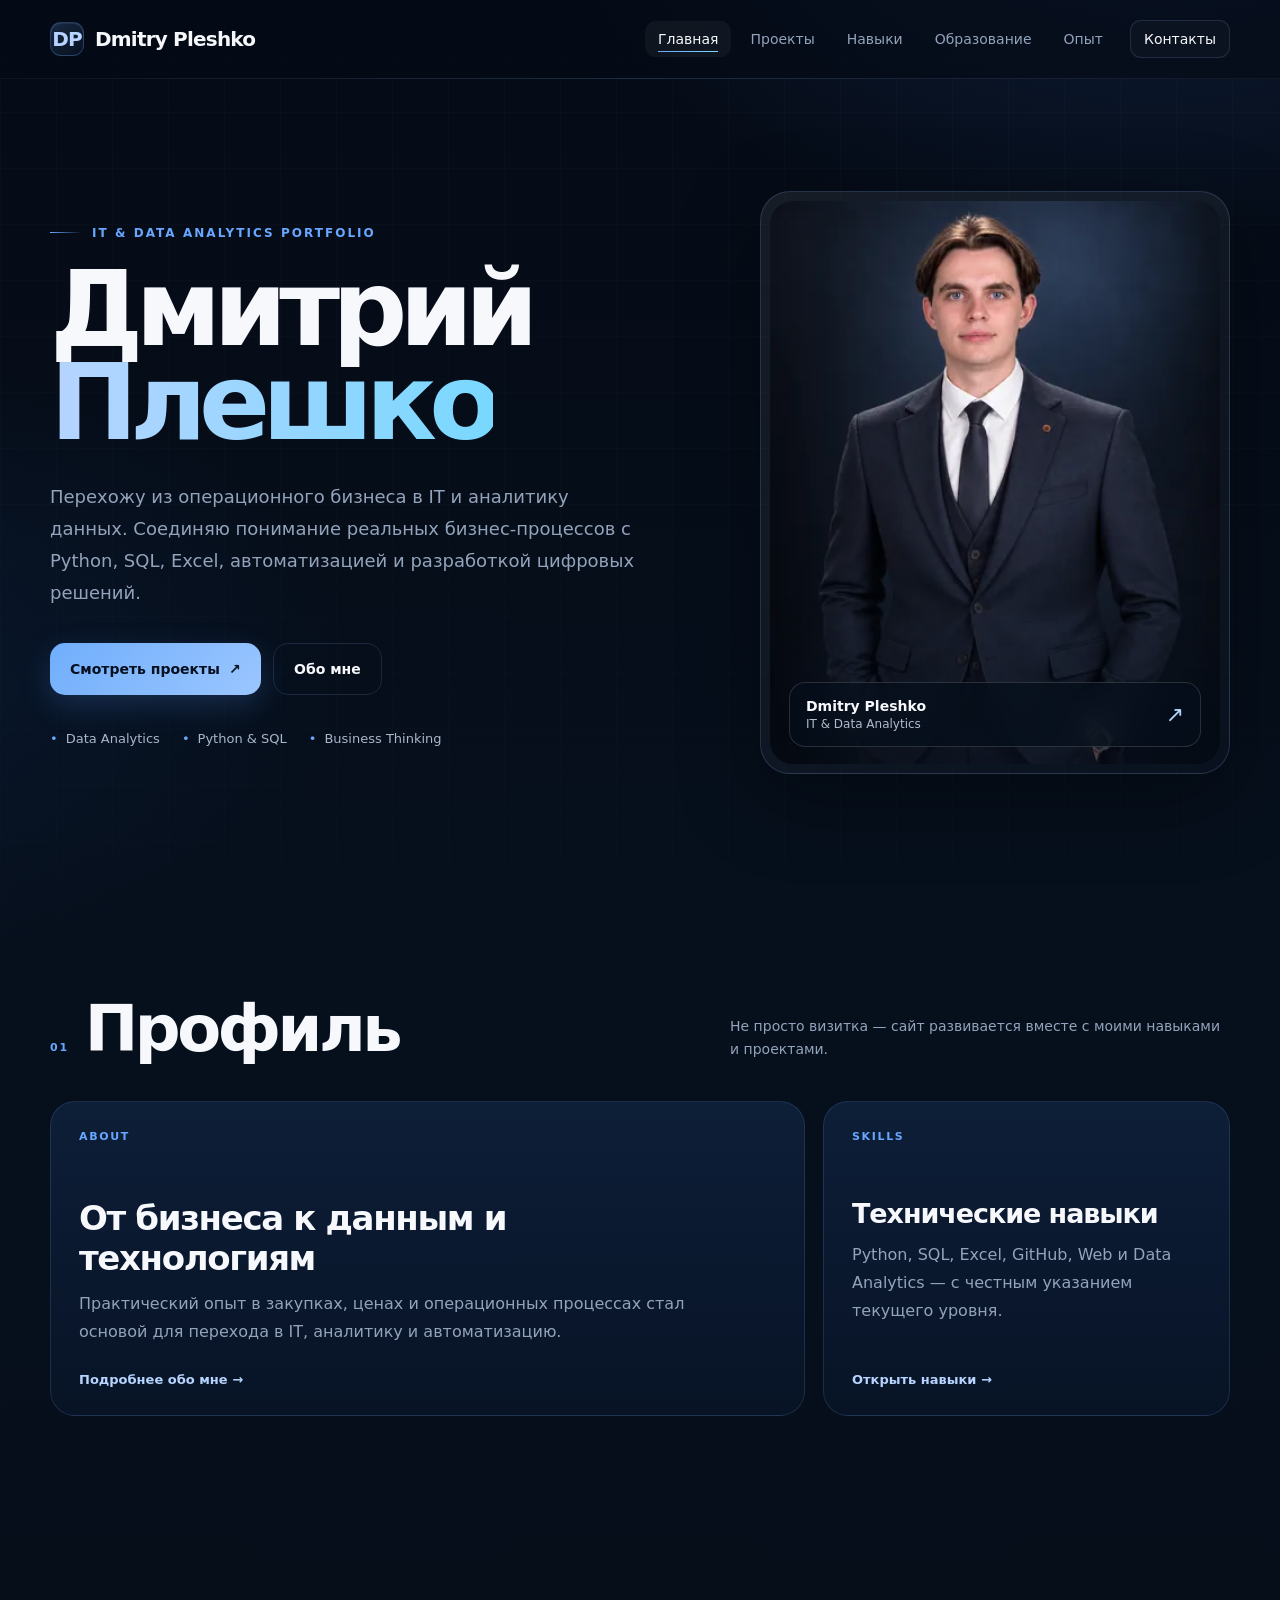
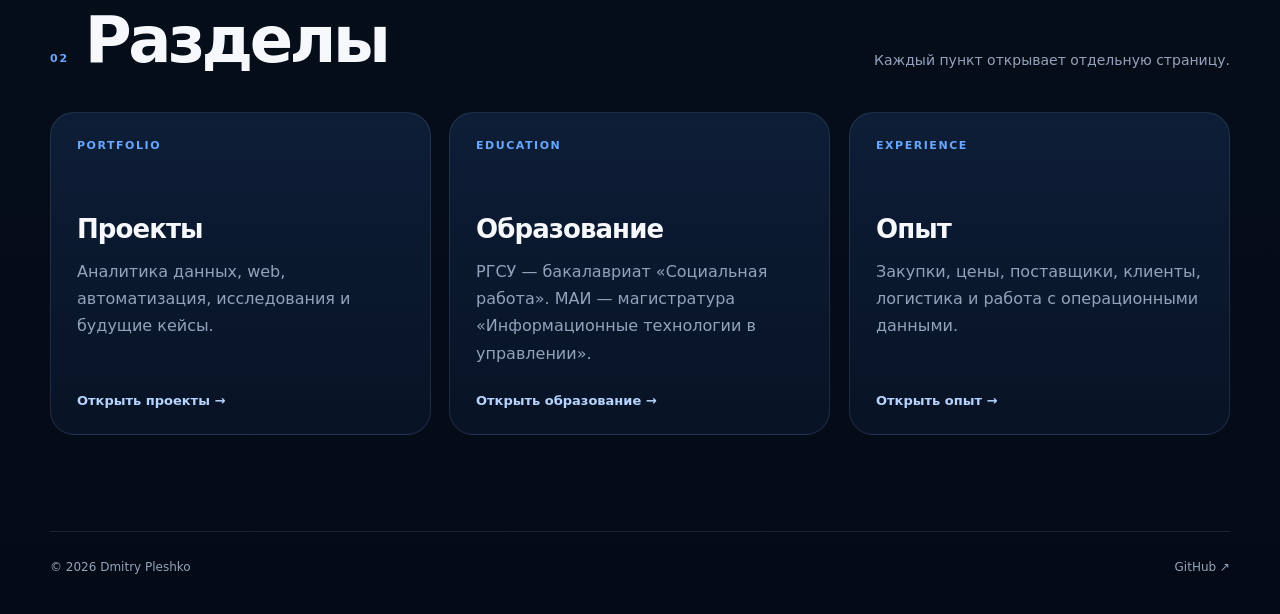
<file: index.html>
<!doctype html><html lang="ru"><head><meta charset="utf-8"><meta name="viewport" content="width=device-width,initial-scale=1"><title>Dmitry Pleshko — IT & Data Analytics Portfolio</title><meta name="description" content="Дмитрий Плешко — портфолио в IT и Data Analytics: Python, SQL, аналитика данных, web, автоматизация, образование и практический опыт."><meta name="robots" content="index,follow"><meta name="theme-color" content="#050b16"><link rel="canonical" href="https://iplesh.github.io/dmitry-pleshko-portfolio/"><link rel="icon" href="assets/favicon.svg" type="image/svg+xml"><link rel="manifest" href="site.webmanifest"><meta property="og:type" content="website"><meta property="og:locale" content="ru_RU"><meta property="og:site_name" content="Dmitry Pleshko Portfolio"><meta property="og:title" content="Dmitry Pleshko — IT & Data Analytics Portfolio"><meta property="og:description" content="Портфолио на стыке аналитики данных, технологий и реальных бизнес-задач."><meta property="og:url" content="https://iplesh.github.io/dmitry-pleshko-portfolio/"><meta property="og:image" content="https://iplesh.github.io/dmitry-pleshko-portfolio/assets/og-card.svg"><meta name="twitter:card" content="summary_large_image"><meta name="twitter:title" content="Dmitry Pleshko — IT & Data Analytics Portfolio"><meta name="twitter:description" content="Python, SQL, Data Analytics, Web & Automation."><meta name="twitter:image" content="https://iplesh.github.io/dmitry-pleshko-portfolio/assets/og-card.svg"><link rel="stylesheet" href="assets/style.css"><link rel="stylesheet" href="assets/overrides.css"><link rel="stylesheet" href="assets/enhancements.css"><script type="application/ld+json">{"@context":"https://schema.org","@type":"Person","name":"Dmitry Pleshko","url":"https://iplesh.github.io/dmitry-pleshko-portfolio/","sameAs":["https://github.com/iplesh","https://t.me/pplesh"],"knowsAbout":["Data Analytics","Python","SQL","Excel","Git","GitHub","Web Development","Automation"]}</script></head><body><header class="site-header"><nav class="nav container"><a class="brand" href="index.html"><span class="brand-mark"><span>DP</span></span><span>Dmitry Pleshko</span></a><div class="desktop-nav"><a class="active" href="index.html">Главная</a><a href="projects.html">Проекты</a><a href="skills.html">Навыки</a><a href="education.html">Образование</a><a href="experience.html">Опыт</a><a class="nav-contact" href="contact.html">Контакты</a></div><button class="menu-btn" aria-label="Открыть меню" aria-expanded="false">☰</button></nav></header><div class="mobile-menu"><a href="index.html">Главная</a><a href="projects.html">Проекты</a><a href="skills.html">Навыки</a><a href="education.html">Образование</a><a href="experience.html">Опыт</a><a href="contact.html">Контакты</a></div><main><section class="hero hero-with-photo container"><div class="hero-copy reveal visible"><div class="kicker">IT & Data Analytics Portfolio</div><h1>Дмитрий <span class="accent">Плешко</span></h1><p class="hero-text">Перехожу из операционного бизнеса в IT и аналитику данных. Соединяю понимание реальных бизнес-процессов с Python, SQL, Excel, автоматизацией и разработкой цифровых решений.</p><div class="hero-actions"><a class="btn primary" href="projects.html">Смотреть проекты <span>↗</span></a><a class="btn" href="about.html">Обо мне</a></div><div class="hero-meta"><span>Data Analytics</span><span>Python & SQL</span><span>Business Thinking</span></div></div><a class="hero-portrait reveal delay-1" href="about.html" aria-label="Перейти на страницу обо мне"><div class="portrait-frame"><img src="assets/dmitry-portrait-v2.svg" alt="Дмитрий Плешко"><div class="portrait-shade"></div><div class="portrait-caption"><div><strong>Dmitry Pleshko</strong><span>IT & Data Analytics</span></div><div class="portrait-arrow">↗</div></div></div></a></section><section class="section container"><div class="section-head reveal"><div class="section-title-wrap"><span class="index">01</span><h2>Профиль</h2></div><div class="section-sub">Не просто визитка — сайт развивается вместе с моими навыками и проектами.</div></div><div class="home-profile-grid"><a class="home-profile-card main-card reveal" href="about.html"><div class="mini">About</div><h3>От бизнеса к данным и технологиям</h3><p>Практический опыт в закупках, ценах и операционных процессах стал основой для перехода в IT, аналитику и автоматизацию.</p><div class="card-arrow">Подробнее обо мне →</div></a><a class="home-profile-card reveal delay-1" href="skills.html"><div class="mini">Skills</div><h3>Технические навыки</h3><p>Python, SQL, Excel, GitHub, Web и Data Analytics — с честным указанием текущего уровня.</p><div class="card-arrow">Открыть навыки →</div></a></div></section><section class="section container"><div class="section-head reveal"><div class="section-title-wrap"><span class="index">02</span><h2>Разделы</h2></div><div class="section-sub">Каждый пункт открывает отдельную страницу.</div></div><div class="cards"><a class="card flex reveal" href="projects.html"><div class="mini">Portfolio</div><h3>Проекты</h3><p>Аналитика данных, web, автоматизация, исследования и будущие кейсы.</p><div class="card-arrow">Открыть проекты →</div></a><a class="card flex reveal delay-1" href="education.html"><div class="mini">Education</div><h3>Образование</h3><p>РГСУ — бакалавриат «Социальная работа». МАИ — магистратура «Информационные технологии в управлении».</p><div class="card-arrow">Открыть образование →</div></a><a class="card flex reveal delay-2" href="experience.html"><div class="mini">Experience</div><h3>Опыт</h3><p>Закупки, цены, поставщики, клиенты, логистика и работа с операционными данными.</p><div class="card-arrow">Открыть опыт →</div></a></div></section></main><footer class="container"><span>© 2026 Dmitry Pleshko</span><a href="https://github.com/iplesh" target="_blank" rel="noreferrer">GitHub ↗</a></footer><script src="assets/script.js"></script></body></html>
</file>
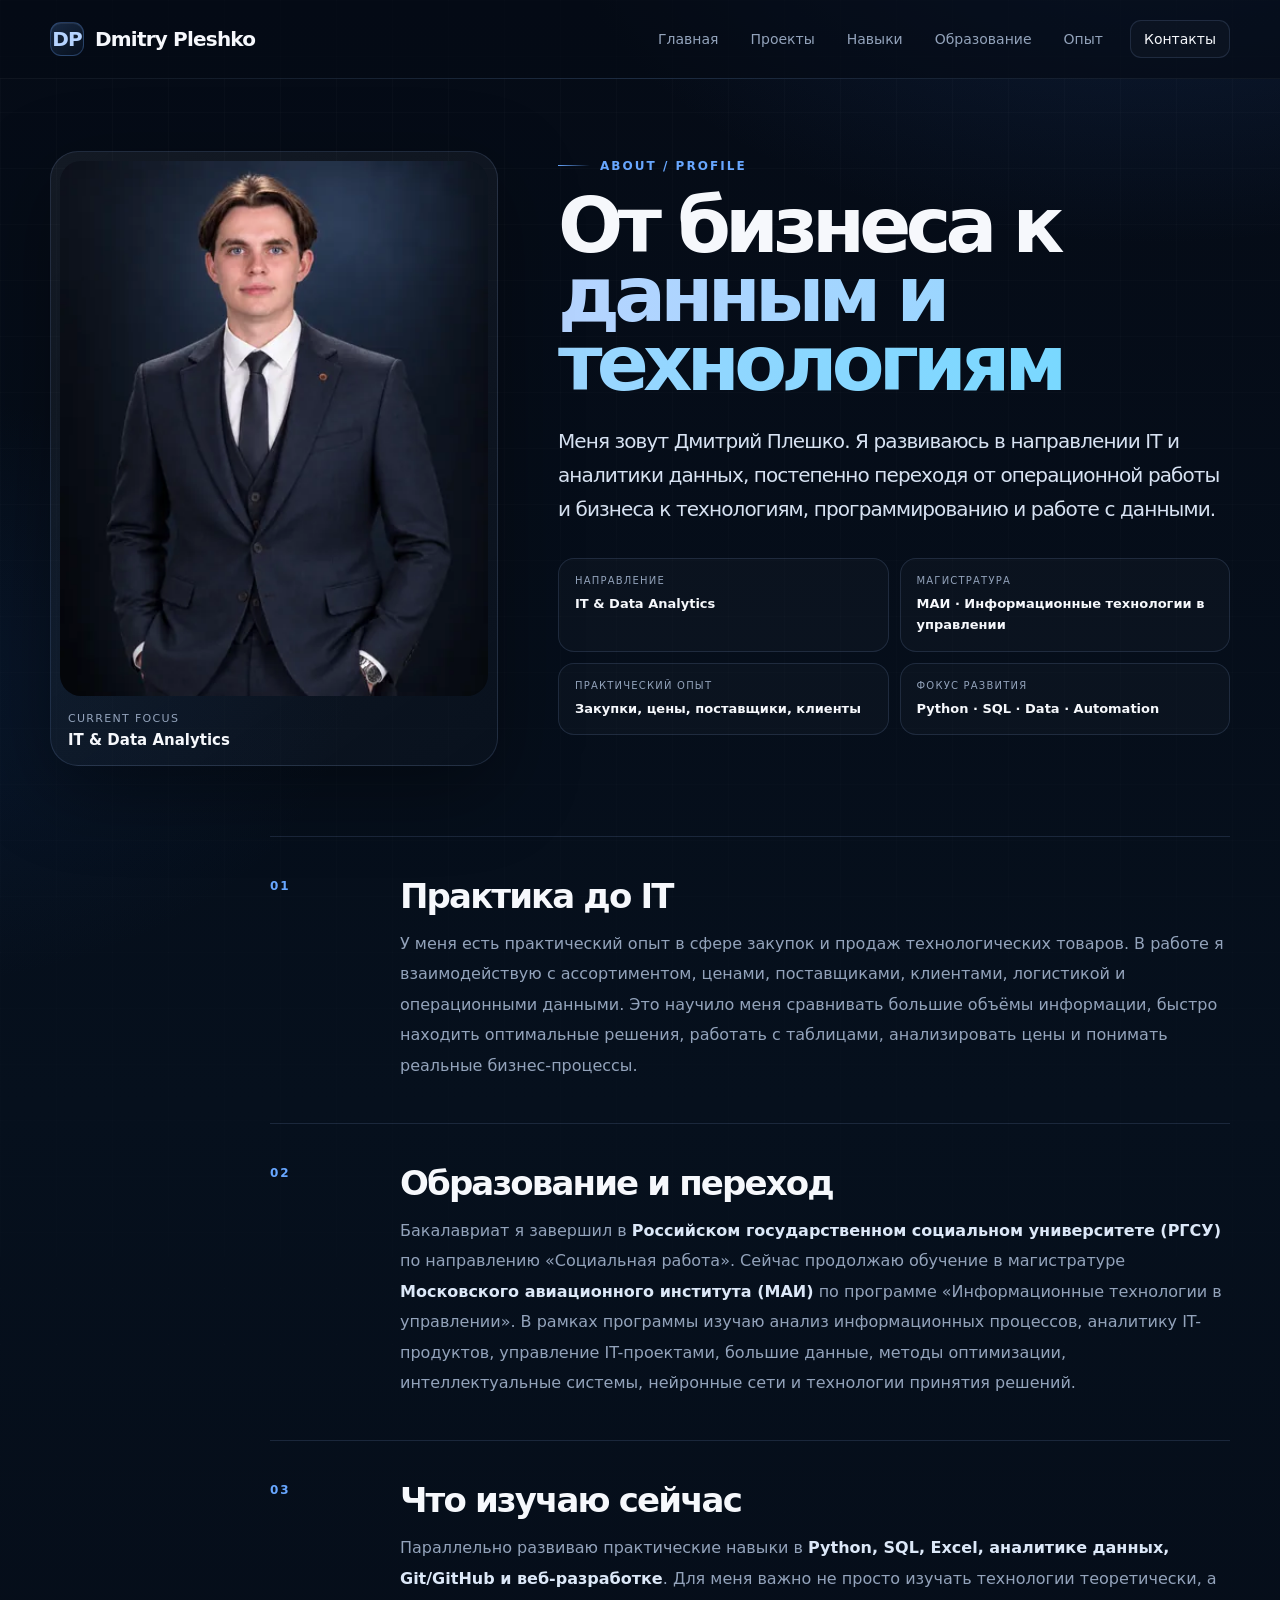
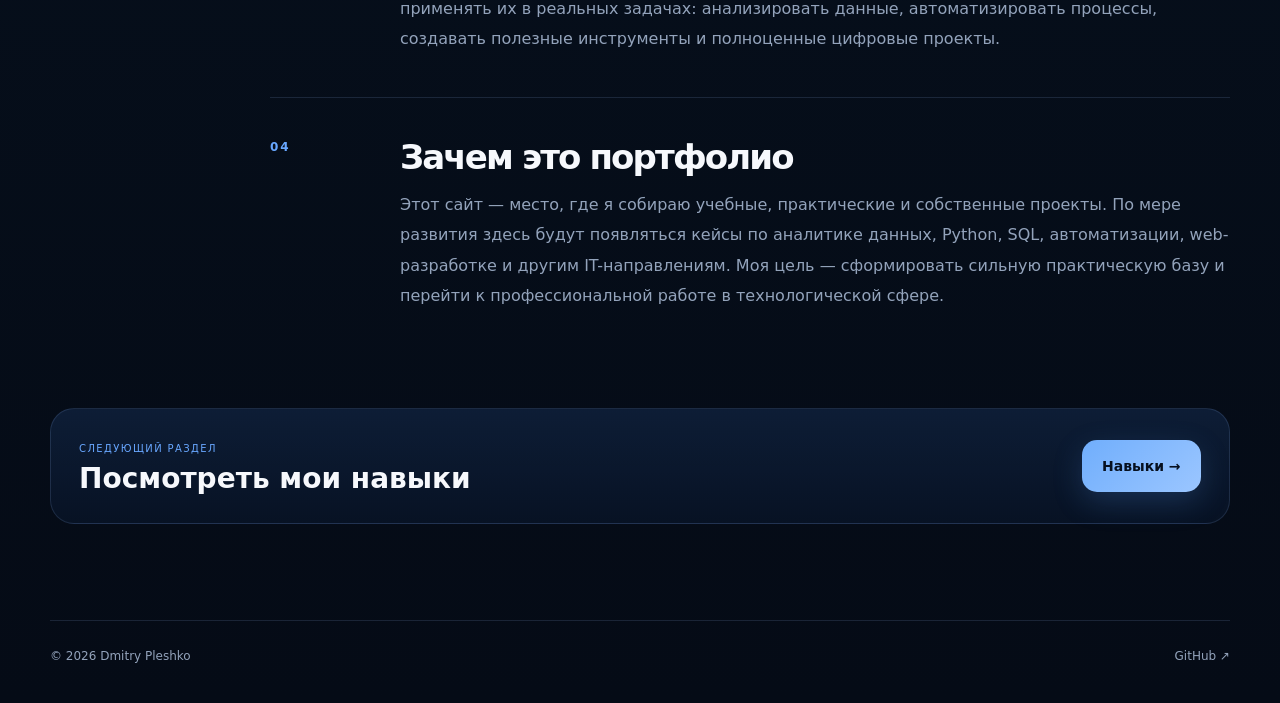
<file: about.html>
<!doctype html><html lang="ru"><head><meta charset="utf-8"><meta name="viewport" content="width=device-width,initial-scale=1"><title>Обо мне — Dmitry Pleshko</title><meta name="description" content="О Дмитрии Плешко: путь из операционного бизнеса в IT и Data Analytics, образование, навыки и направления развития."><meta name="robots" content="index,follow"><meta name="theme-color" content="#050b16"><link rel="canonical" href="https://iplesh.github.io/dmitry-pleshko-portfolio/about.html"><link rel="icon" href="assets/favicon.svg" type="image/svg+xml"><link rel="manifest" href="site.webmanifest"><meta property="og:type" content="profile"><meta property="og:title" content="Обо мне — Dmitry Pleshko"><meta property="og:description" content="Путь из бизнеса в IT, Data Analytics и цифровые продукты."><meta property="og:url" content="https://iplesh.github.io/dmitry-pleshko-portfolio/about.html"><meta property="og:image" content="https://iplesh.github.io/dmitry-pleshko-portfolio/assets/og-card.svg"><meta name="twitter:card" content="summary_large_image"><link rel="stylesheet" href="assets/style.css"><link rel="stylesheet" href="assets/overrides.css"><link rel="stylesheet" href="assets/enhancements.css"></head><body><header class="site-header"><nav class="nav container"><a class="brand" href="index.html"><span class="brand-mark"><span>DP</span></span><span>Dmitry Pleshko</span></a><div class="desktop-nav"><a href="index.html">Главная</a><a href="projects.html">Проекты</a><a href="skills.html">Навыки</a><a href="education.html">Образование</a><a href="experience.html">Опыт</a><a class="nav-contact" href="contact.html">Контакты</a></div><button class="menu-btn" aria-label="Открыть меню" aria-expanded="false">☰</button></nav></header><div class="mobile-menu"><a href="index.html">Главная</a><a href="projects.html">Проекты</a><a href="skills.html">Навыки</a><a href="education.html">Образование</a><a href="experience.html">Опыт</a><a href="contact.html">Контакты</a></div><main class="container about-page"><section class="about-hero-grid"><aside class="about-photo reveal visible"><img src="assets/dmitry-portrait-v2.svg" alt="Дмитрий Плешко"><div class="about-photo-badge"><span>Current focus</span><strong>IT & Data Analytics</strong></div></aside><div class="about-hero-copy reveal visible"><div class="kicker">About / Profile</div><h1>От бизнеса к <span class="accent">данным и технологиям</span></h1><p class="about-lead">Меня зовут Дмитрий Плешко. Я развиваюсь в направлении IT и аналитики данных, постепенно переходя от операционной работы и бизнеса к технологиям, программированию и работе с данными.</p><div class="about-quick-facts"><div><span>Направление</span><strong>IT & Data Analytics</strong></div><div><span>Магистратура</span><strong>МАИ · Информационные технологии в управлении</strong></div><div><span>Практический опыт</span><strong>Закупки, цены, поставщики, клиенты</strong></div><div><span>Фокус развития</span><strong>Python · SQL · Data · Automation</strong></div></div></div></section><section class="about-story reveal"><div class="story-index">01</div><div><h2>Практика до IT</h2><p>У меня есть практический опыт в сфере закупок и продаж технологических товаров. В работе я взаимодействую с ассортиментом, ценами, поставщиками, клиентами, логистикой и операционными данными. Это научило меня сравнивать большие объёмы информации, быстро находить оптимальные решения, работать с таблицами, анализировать цены и понимать реальные бизнес-процессы.</p></div></section><section class="about-story reveal"><div class="story-index">02</div><div><h2>Образование и переход</h2><p>Бакалавриат я завершил в <strong>Российском государственном социальном университете (РГСУ)</strong> по направлению «Социальная работа». Сейчас продолжаю обучение в магистратуре <strong>Московского авиационного института (МАИ)</strong> по программе «Информационные технологии в управлении». В рамках программы изучаю анализ информационных процессов, аналитику IT-продуктов, управление IT-проектами, большие данные, методы оптимизации, интеллектуальные системы, нейронные сети и технологии принятия решений.</p></div></section><section class="about-story reveal"><div class="story-index">03</div><div><h2>Что изучаю сейчас</h2><p>Параллельно развиваю практические навыки в <strong>Python, SQL, Excel, аналитике данных, Git/GitHub и веб-разработке</strong>. Для меня важно не просто изучать технологии теоретически, а применять их в реальных задачах: анализировать данные, автоматизировать процессы, создавать полезные инструменты и полноценные цифровые проекты.</p></div></section><section class="about-story reveal"><div class="story-index">04</div><div><h2>Зачем это портфолио</h2><p>Этот сайт — место, где я собираю учебные, практические и собственные проекты. По мере развития здесь будут появляться кейсы по аналитике данных, Python, SQL, автоматизации, web-разработке и другим IT-направлениям. Моя цель — сформировать сильную практическую базу и перейти к профессиональной работе в технологической сфере.</p></div></section><section class="about-cta reveal"><div><span>Следующий раздел</span><h3>Посмотреть мои навыки</h3></div><a class="btn primary" href="skills.html">Навыки →</a></section></main><footer class="container"><span>© 2026 Dmitry Pleshko</span><a href="https://github.com/iplesh" target="_blank" rel="noreferrer">GitHub ↗</a></footer><script src="assets/script.js"></script></body></html>
</file>
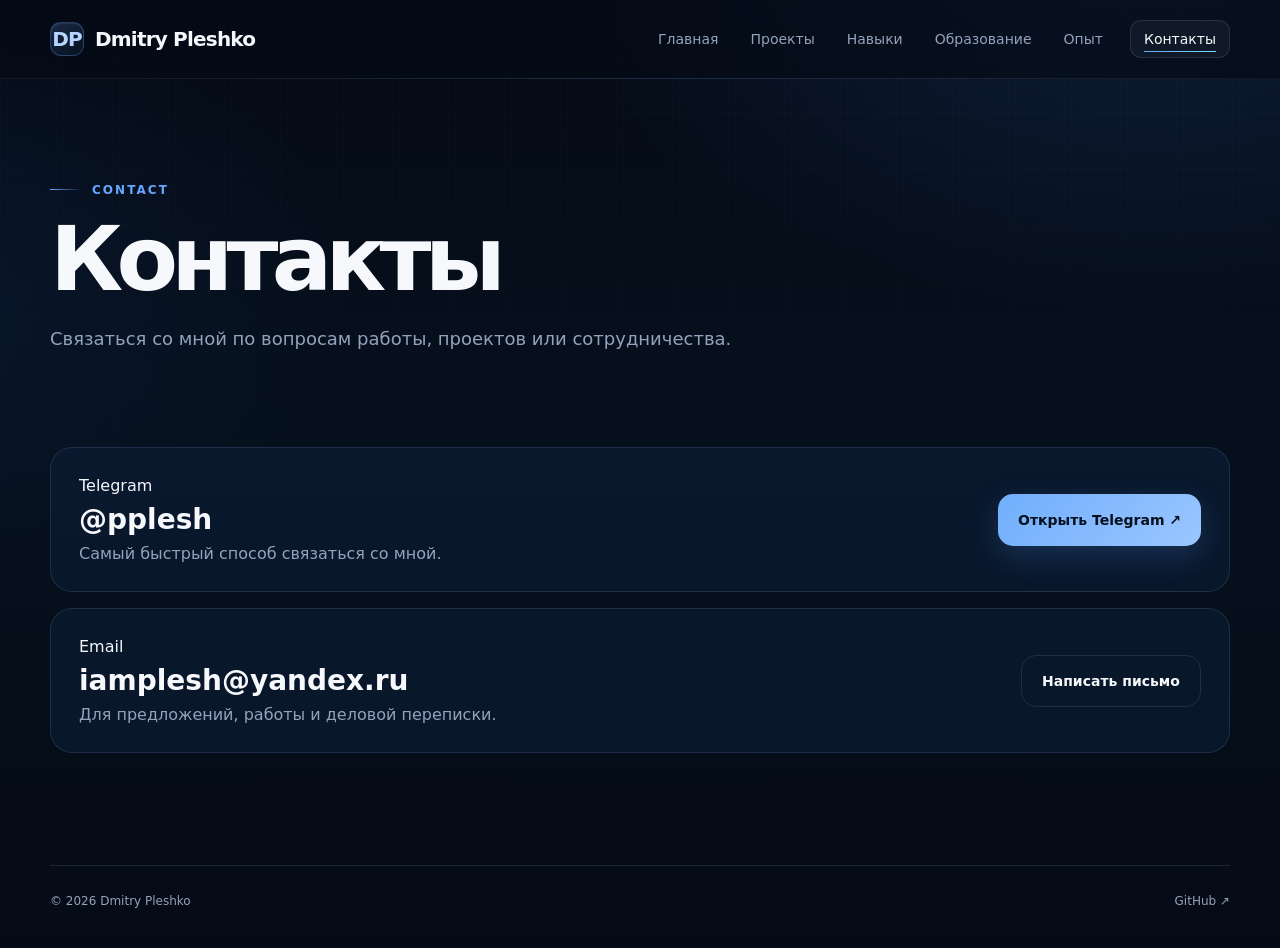
<file: contact.html>
<!doctype html><html lang="ru"><head><meta charset="utf-8"><meta name="viewport" content="width=device-width,initial-scale=1"><title>Контакты — Dmitry Pleshko</title><meta name="description" content="Контакты Дмитрия Плешко: Telegram и email для связи по работе, проектам и сотрудничеству."><meta name="robots" content="index,follow"><meta name="theme-color" content="#050b16"><link rel="canonical" href="https://iplesh.github.io/dmitry-pleshko-portfolio/contact.html"><link rel="icon" href="assets/favicon.svg" type="image/svg+xml"><link rel="manifest" href="site.webmanifest"><meta property="og:type" content="website"><meta property="og:title" content="Контакты — Dmitry Pleshko"><meta property="og:description" content="Связаться со мной по вопросам работы, проектов и сотрудничества."><meta property="og:url" content="https://iplesh.github.io/dmitry-pleshko-portfolio/contact.html"><meta property="og:image" content="https://iplesh.github.io/dmitry-pleshko-portfolio/assets/og-card.svg"><meta name="twitter:card" content="summary_large_image"><link rel="stylesheet" href="assets/style.css"><link rel="stylesheet" href="assets/overrides.css"><link rel="stylesheet" href="assets/enhancements.css"></head><body><header class="site-header"><nav class="nav container"><a class="brand" href="index.html"><span class="brand-mark"><span>DP</span></span><span>Dmitry Pleshko</span></a><div class="desktop-nav"><a href="index.html">Главная</a><a href="projects.html">Проекты</a><a href="skills.html">Навыки</a><a href="education.html">Образование</a><a href="experience.html">Опыт</a><a class="active nav-contact" href="contact.html">Контакты</a></div><button class="menu-btn" aria-label="Открыть меню" aria-expanded="false">☰</button></nav></header><div class="mobile-menu"><a href="index.html">Главная</a><a href="projects.html">Проекты</a><a href="skills.html">Навыки</a><a href="education.html">Образование</a><a href="experience.html">Опыт</a><a href="contact.html">Контакты</a></div><main class="container"><section class="page-hero reveal visible"><div class="kicker">Contact</div><h1>Контакты</h1><p>Связаться со мной по вопросам работы, проектов или сотрудничества.</p></section><section class="section inner-page"><div class="contact-page-card reveal"><div><div class="label">Telegram</div><h3>@pplesh</h3><p>Самый быстрый способ связаться со мной.</p></div><a class="btn primary" href="https://t.me/pplesh" target="_blank" rel="noreferrer">Открыть Telegram ↗</a></div><div class="contact-page-card reveal delay-1"><div><div class="label">Email</div><h3>iamplesh@yandex.ru</h3><p>Для предложений, работы и деловой переписки.</p></div><a class="btn" href="mailto:iamplesh@yandex.ru">Написать письмо</a></div></section></main><footer class="container"><span>© 2026 Dmitry Pleshko</span><a href="https://github.com/iplesh" target="_blank" rel="noreferrer">GitHub ↗</a></footer><script src="assets/script.js"></script></body></html>
</file>
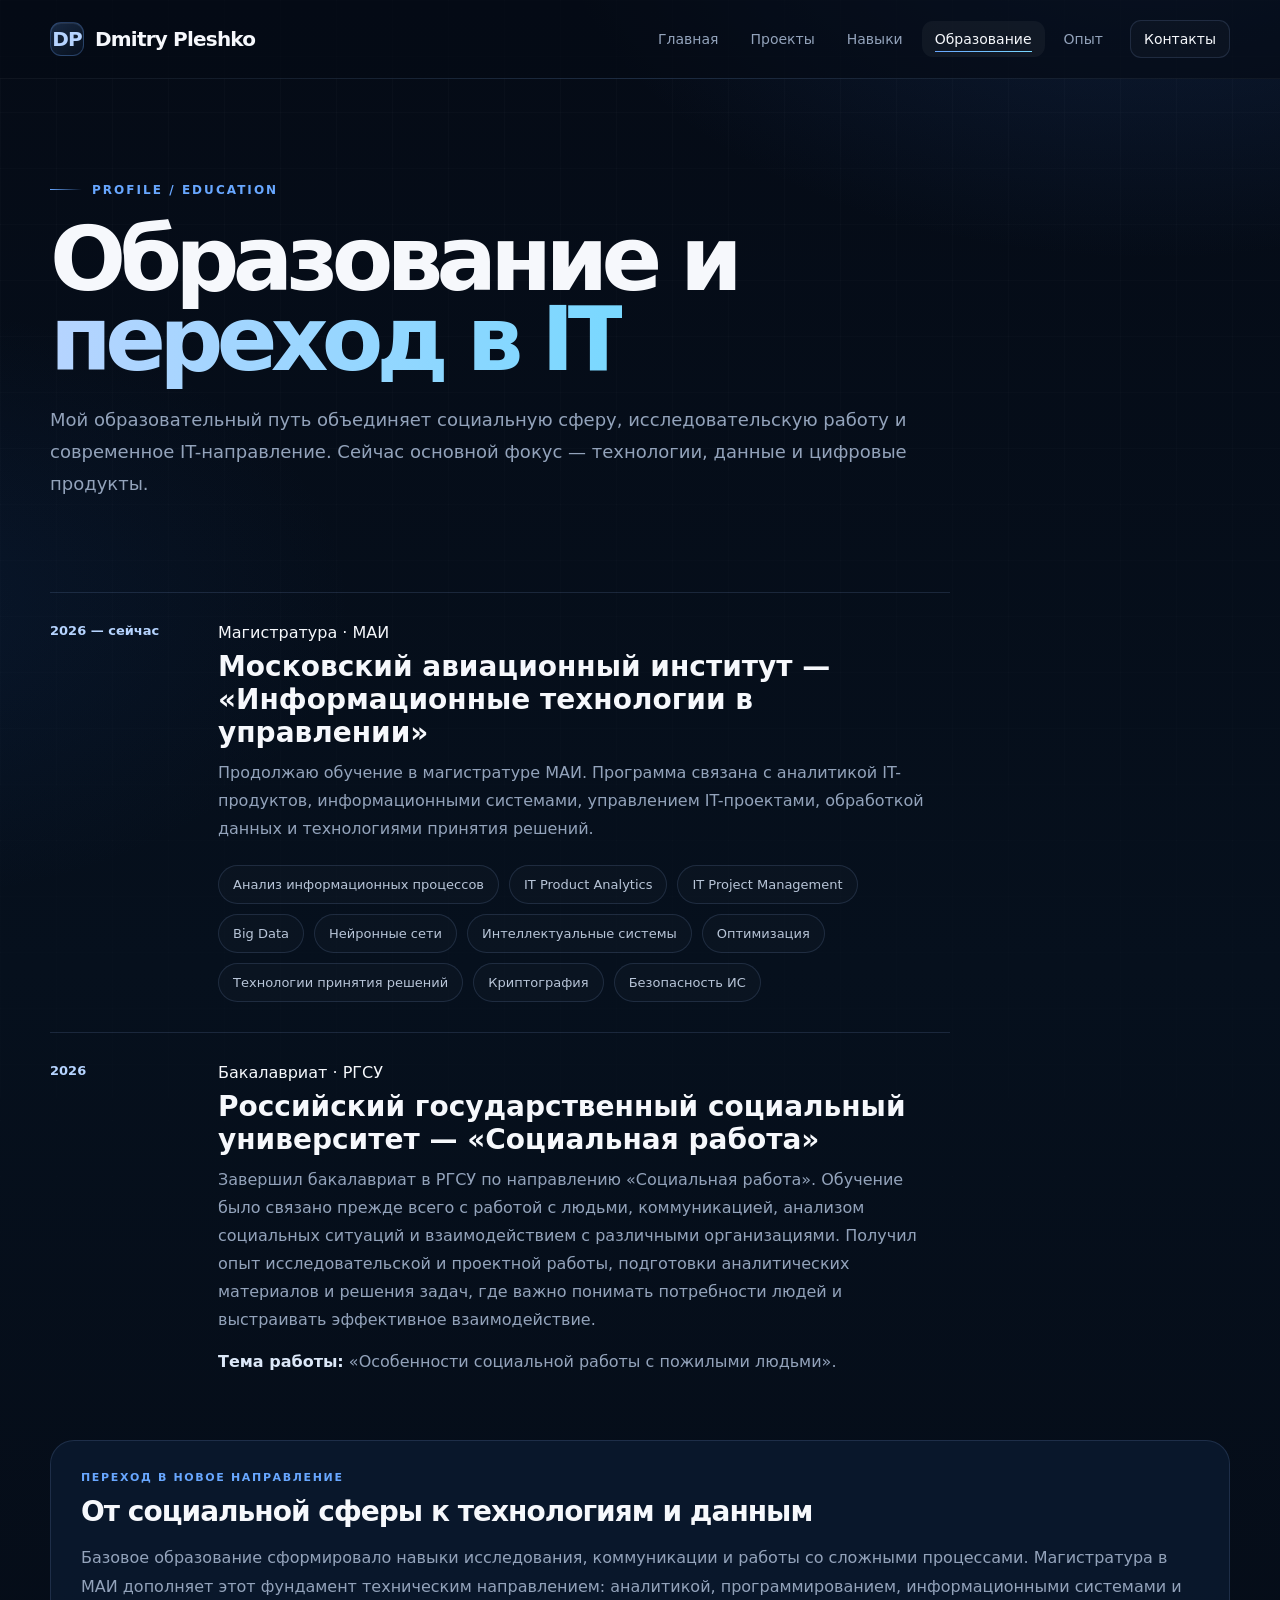
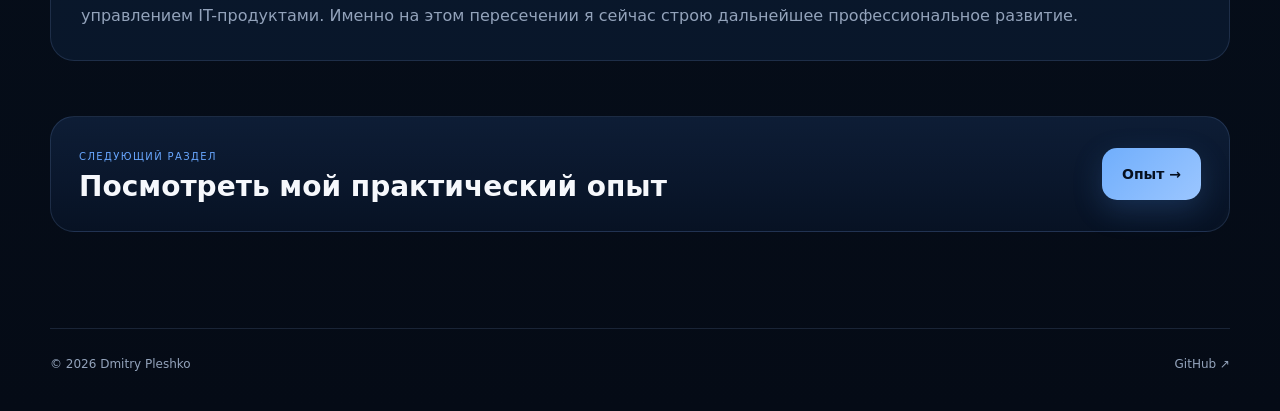
<file: education.html>
<!doctype html><html lang="ru"><head><meta charset="utf-8"><meta name="viewport" content="width=device-width,initial-scale=1"><title>Образование — Dmitry Pleshko</title><meta name="description" content="Образование Дмитрия Плешко: РГСУ, бакалавриат по социальной работе, и магистратура МАИ по программе «Информационные технологии в управлении»."><meta name="robots" content="index,follow"><meta name="theme-color" content="#050b16"><link rel="canonical" href="https://iplesh.github.io/dmitry-pleshko-portfolio/education.html"><link rel="icon" href="assets/favicon.svg" type="image/svg+xml"><link rel="manifest" href="site.webmanifest"><meta property="og:type" content="website"><meta property="og:title" content="Образование — Dmitry Pleshko"><meta property="og:description" content="РГСУ → МАИ: переход от социальной сферы к IT, данным и цифровым продуктам."><meta property="og:url" content="https://iplesh.github.io/dmitry-pleshko-portfolio/education.html"><meta property="og:image" content="https://iplesh.github.io/dmitry-pleshko-portfolio/assets/og-card.svg"><meta name="twitter:card" content="summary_large_image"><link rel="stylesheet" href="assets/style.css"><link rel="stylesheet" href="assets/overrides.css"><link rel="stylesheet" href="assets/enhancements.css"></head><body><header class="site-header"><nav class="nav container"><a class="brand" href="index.html"><span class="brand-mark"><span>DP</span></span><span>Dmitry Pleshko</span></a><div class="desktop-nav"><a href="index.html">Главная</a><a href="projects.html">Проекты</a><a href="skills.html">Навыки</a><a class="active" href="education.html">Образование</a><a href="experience.html">Опыт</a><a class="nav-contact" href="contact.html">Контакты</a></div><button class="menu-btn" aria-label="Открыть меню" aria-expanded="false">☰</button></nav></header><div class="mobile-menu"><a href="index.html">Главная</a><a href="projects.html">Проекты</a><a href="skills.html">Навыки</a><a href="education.html">Образование</a><a href="experience.html">Опыт</a><a href="contact.html">Контакты</a></div><main class="container"><section class="page-hero reveal visible"><div class="kicker">Profile / Education</div><h1>Образование и <span class="accent">переход в IT</span></h1><p>Мой образовательный путь объединяет социальную сферу, исследовательскую работу и современное IT-направление. Сейчас основной фокус — технологии, данные и цифровые продукты.</p></section><section class="section inner-page"><div class="timeline-large reveal"><div class="timeline-year">2026 — сейчас</div><div><div class="label">Магистратура · МАИ</div><h3>Московский авиационный институт — «Информационные технологии в управлении»</h3><p>Продолжаю обучение в магистратуре МАИ. Программа связана с аналитикой IT-продуктов, информационными системами, управлением IT-проектами, обработкой данных и технологиями принятия решений.</p><div class="learning-cloud" style="margin-top:22px"><span>Анализ информационных процессов</span><span>IT Product Analytics</span><span>IT Project Management</span><span>Big Data</span><span>Нейронные сети</span><span>Интеллектуальные системы</span><span>Оптимизация</span><span>Технологии принятия решений</span><span>Криптография</span><span>Безопасность ИС</span></div></div></div><div class="timeline-large reveal delay-1"><div class="timeline-year">2026</div><div><div class="label">Бакалавриат · РГСУ</div><h3>Российский государственный социальный университет — «Социальная работа»</h3><p>Завершил бакалавриат в РГСУ по направлению «Социальная работа». Обучение было связано прежде всего с работой с людьми, коммуникацией, анализом социальных ситуаций и взаимодействием с различными организациями. Получил опыт исследовательской и проектной работы, подготовки аналитических материалов и решения задач, где важно понимать потребности людей и выстраивать эффективное взаимодействие.</p><p style="margin-top:14px"><strong style="color:#dce8f8">Тема работы:</strong> «Особенности социальной работы с пожилыми людьми».</p></div></div><div class="panel reveal" style="margin-top:34px;max-width:none"><div class="label">Переход в новое направление</div><h3>От социальной сферы к технологиям и данным</h3><p>Базовое образование сформировало навыки исследования, коммуникации и работы со сложными процессами. Магистратура в МАИ дополняет этот фундамент техническим направлением: аналитикой, программированием, информационными системами и управлением IT-продуктами. Именно на этом пересечении я сейчас строю дальнейшее профессиональное развитие.</p></div><section class="about-cta reveal"><div><span>Следующий раздел</span><h3>Посмотреть мой практический опыт</h3></div><a class="btn primary" href="experience.html">Опыт →</a></section></section></main><footer class="container"><span>© 2026 Dmitry Pleshko</span><a href="https://github.com/iplesh" target="_blank" rel="noreferrer">GitHub ↗</a></footer><script src="assets/script.js"></script></body></html>
</file>
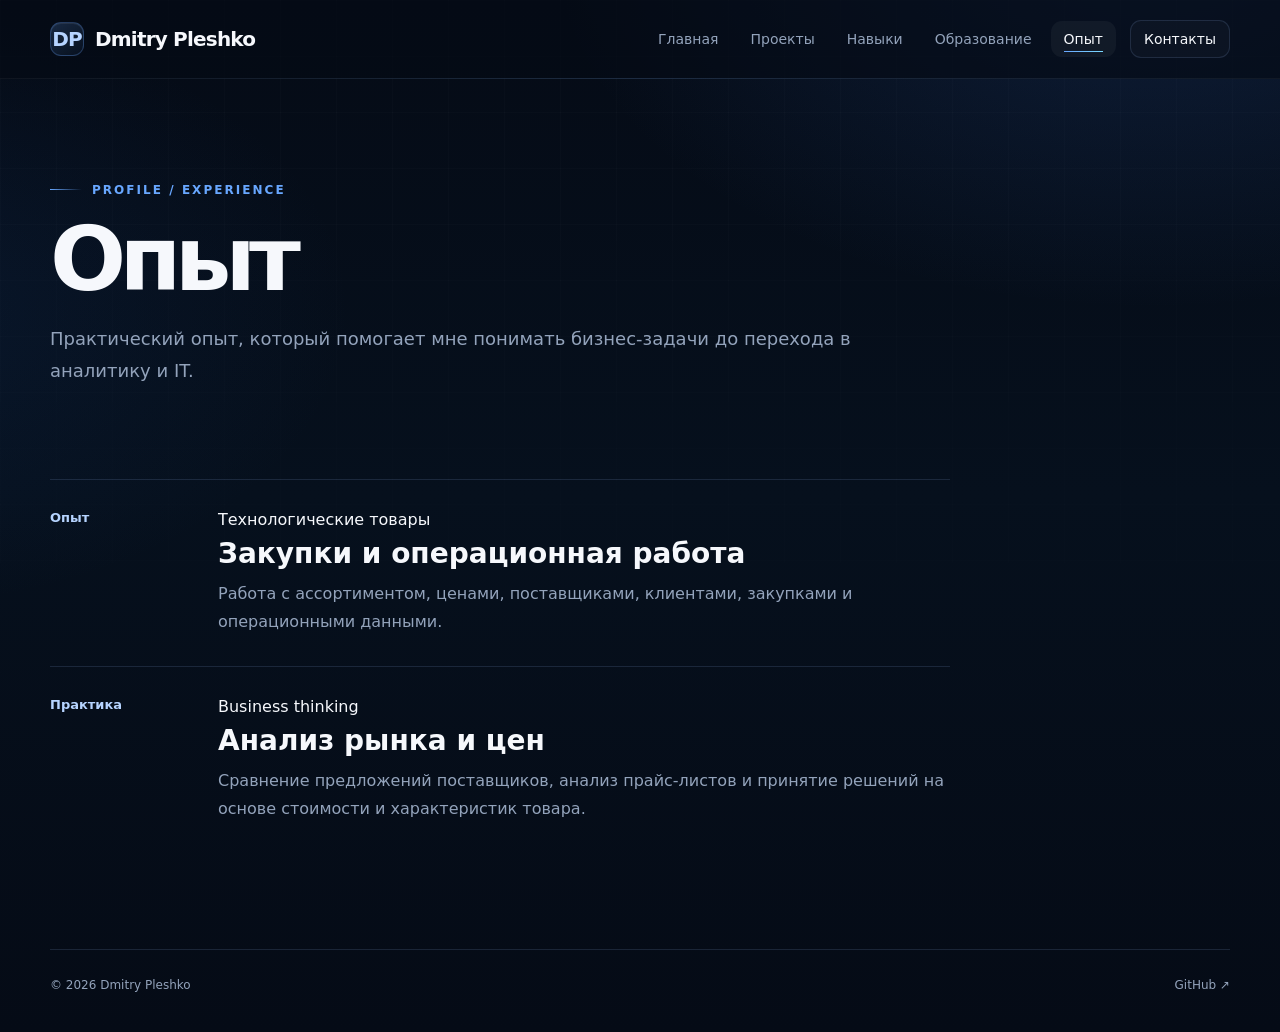
<file: experience.html>
<!doctype html><html lang="ru"><head><meta charset="utf-8"><meta name="viewport" content="width=device-width,initial-scale=1"><title>Опыт — Dmitry Pleshko</title><meta name="description" content="Практический опыт Дмитрия Плешко: закупки, анализ цен, поставщики, клиенты, логистика и операционные данные."><meta name="robots" content="index,follow"><meta name="theme-color" content="#050b16"><link rel="canonical" href="https://iplesh.github.io/dmitry-pleshko-portfolio/experience.html"><link rel="icon" href="assets/favicon.svg" type="image/svg+xml"><link rel="manifest" href="site.webmanifest"><meta property="og:type" content="website"><meta property="og:title" content="Опыт — Dmitry Pleshko"><meta property="og:description" content="Закупки, анализ цен, поставщики, клиенты и операционные данные."><meta property="og:url" content="https://iplesh.github.io/dmitry-pleshko-portfolio/experience.html"><meta property="og:image" content="https://iplesh.github.io/dmitry-pleshko-portfolio/assets/og-card.svg"><meta name="twitter:card" content="summary_large_image"><link rel="stylesheet" href="assets/style.css"><link rel="stylesheet" href="assets/overrides.css"><link rel="stylesheet" href="assets/enhancements.css"></head><body><header class="site-header"><nav class="nav container"><a class="brand" href="index.html"><span class="brand-mark"><span>DP</span></span><span>Dmitry Pleshko</span></a><div class="desktop-nav"><a href="index.html">Главная</a><a href="projects.html">Проекты</a><a href="skills.html">Навыки</a><a href="education.html">Образование</a><a class="active" href="experience.html">Опыт</a><a class="nav-contact" href="contact.html">Контакты</a></div><button class="menu-btn" aria-label="Открыть меню" aria-expanded="false">☰</button></nav></header><div class="mobile-menu"><a href="index.html">Главная</a><a href="projects.html">Проекты</a><a href="skills.html">Навыки</a><a href="education.html">Образование</a><a href="experience.html">Опыт</a><a href="contact.html">Контакты</a></div><main class="container"><section class="page-hero reveal visible"><div class="kicker">Profile / Experience</div><h1>Опыт</h1><p>Практический опыт, который помогает мне понимать бизнес-задачи до перехода в аналитику и IT.</p></section><section class="section inner-page"><div class="timeline-large reveal"><div class="timeline-year">Опыт</div><div><div class="label">Технологические товары</div><h3>Закупки и операционная работа</h3><p>Работа с ассортиментом, ценами, поставщиками, клиентами, закупками и операционными данными.</p></div></div><div class="timeline-large reveal delay-1"><div class="timeline-year">Практика</div><div><div class="label">Business thinking</div><h3>Анализ рынка и цен</h3><p>Сравнение предложений поставщиков, анализ прайс-листов и принятие решений на основе стоимости и характеристик товара.</p></div></div></section></main><footer class="container"><span>© 2026 Dmitry Pleshko</span><a href="https://github.com/iplesh" target="_blank" rel="noreferrer">GitHub ↗</a></footer><script src="assets/script.js"></script></body></html>
</file>
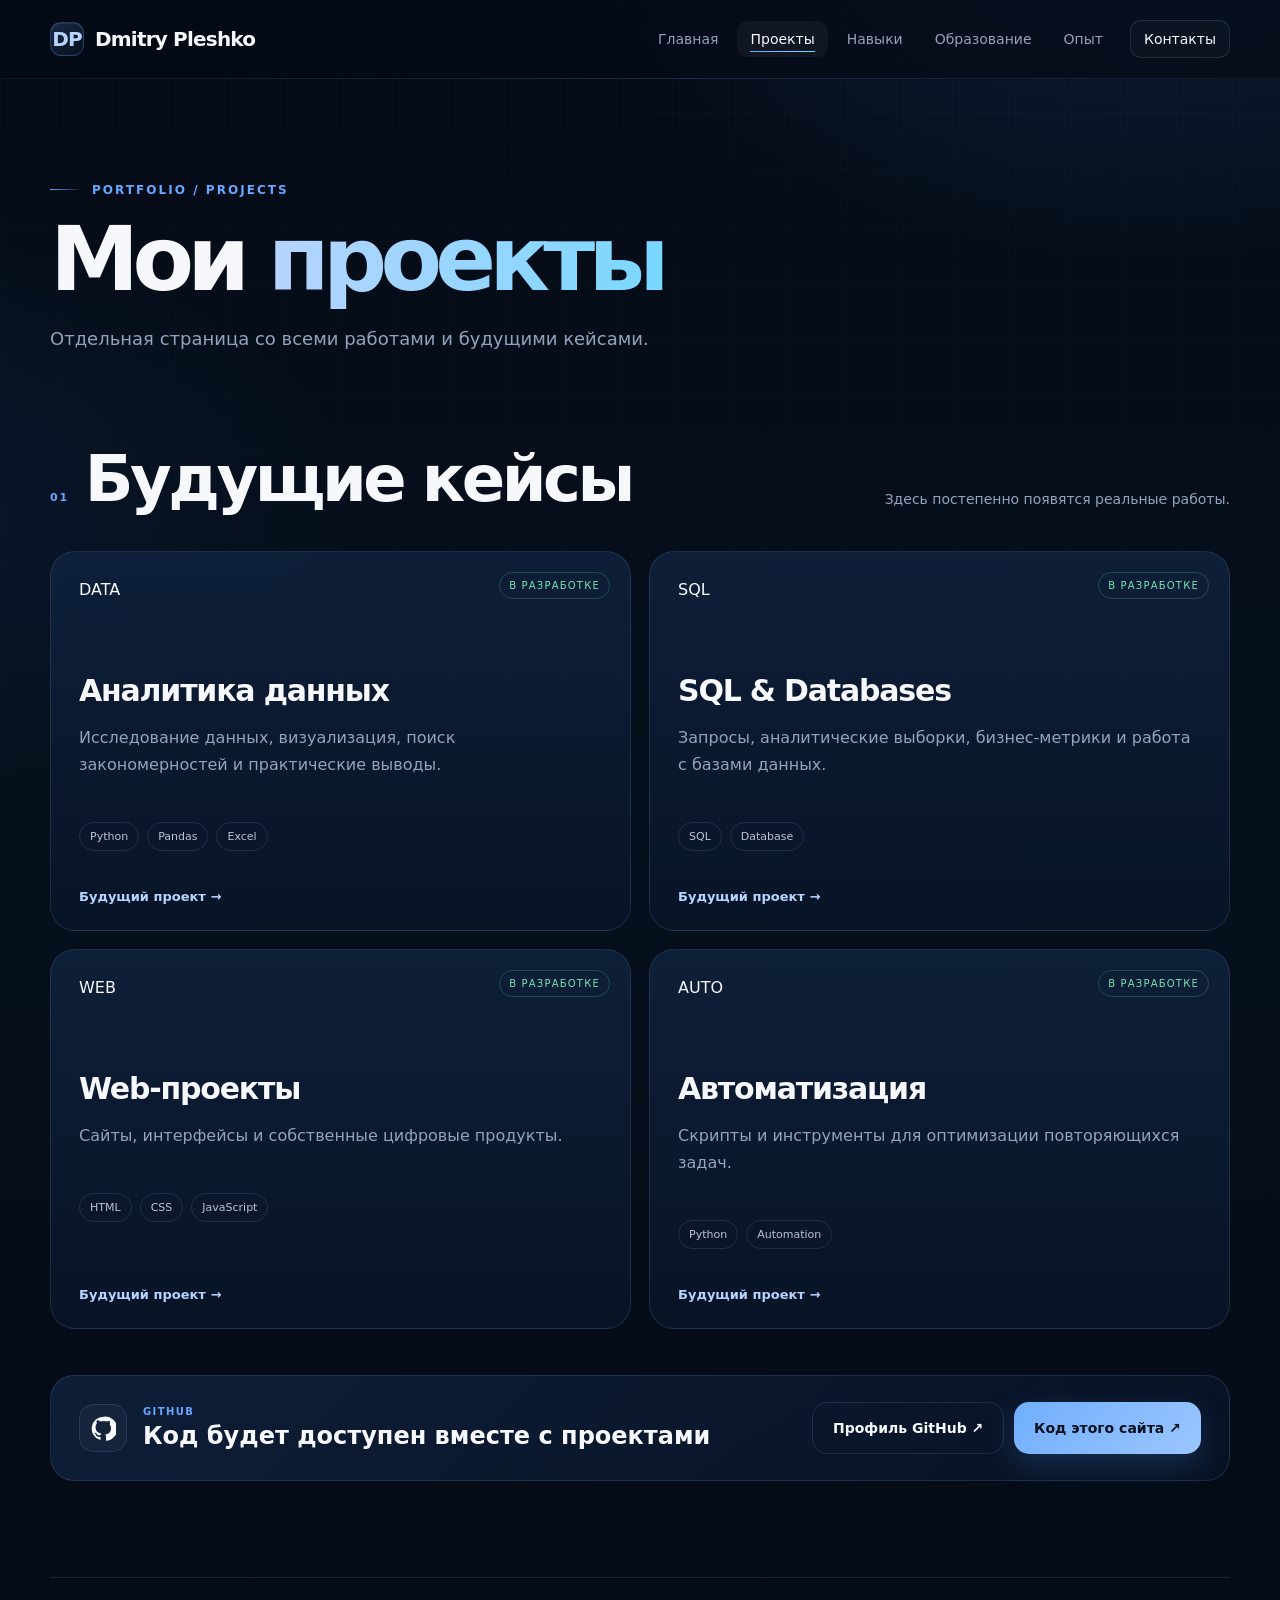
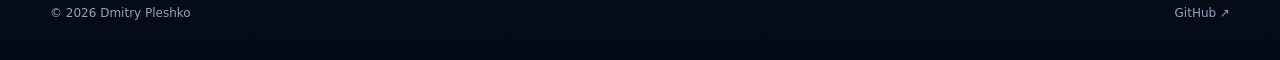
<file: projects.html>
<!doctype html><html lang="ru"><head><meta charset="utf-8"><meta name="viewport" content="width=device-width,initial-scale=1"><title>Проекты — Dmitry Pleshko</title><meta name="description" content="Проекты Дмитрия Плешко: Data Analytics, Python, SQL, Web Development и автоматизация."><meta name="robots" content="index,follow"><meta name="theme-color" content="#050b16"><link rel="canonical" href="https://iplesh.github.io/dmitry-pleshko-portfolio/projects.html"><link rel="icon" href="assets/favicon.svg" type="image/svg+xml"><link rel="manifest" href="site.webmanifest"><meta property="og:type" content="website"><meta property="og:title" content="Проекты — Dmitry Pleshko"><meta property="og:description" content="Data Analytics, Python, SQL, Web и Automation проекты."><meta property="og:url" content="https://iplesh.github.io/dmitry-pleshko-portfolio/projects.html"><meta property="og:image" content="https://iplesh.github.io/dmitry-pleshko-portfolio/assets/og-card.svg"><meta name="twitter:card" content="summary_large_image"><link rel="stylesheet" href="assets/style.css"><link rel="stylesheet" href="assets/overrides.css"><link rel="stylesheet" href="assets/enhancements.css"></head><body><header class="site-header"><nav class="nav container"><a class="brand" href="index.html"><span class="brand-mark"><span>DP</span></span><span>Dmitry Pleshko</span></a><div class="desktop-nav"><a href="index.html">Главная</a><a class="active" href="projects.html">Проекты</a><a href="skills.html">Навыки</a><a href="education.html">Образование</a><a href="experience.html">Опыт</a><a class="nav-contact" href="contact.html">Контакты</a></div><button class="menu-btn" aria-label="Открыть меню" aria-expanded="false">☰</button></nav></header><div class="mobile-menu"><a href="index.html">Главная</a><a href="projects.html">Проекты</a><a href="skills.html">Навыки</a><a href="education.html">Образование</a><a href="experience.html">Опыт</a><a href="contact.html">Контакты</a></div><main class="container"><section class="page-hero reveal visible"><div class="kicker">Portfolio / Projects</div><h1>Мои <span class="accent">проекты</span></h1><p>Отдельная страница со всеми работами и будущими кейсами.</p></section><section class="section inner-page"><div class="section-head reveal"><div class="section-title-wrap"><span class="index">01</span><h2>Будущие кейсы</h2></div><div class="section-sub">Здесь постепенно появятся реальные работы.</div></div><div class="project-grid"><article class="project-card reveal"><div class="state">в разработке</div><div class="mini">DATA</div><h3>Аналитика данных</h3><p>Исследование данных, визуализация, поиск закономерностей и практические выводы.</p><div class="tags"><span>Python</span><span>Pandas</span><span>Excel</span></div><div class="bottom">Будущий проект →</div></article><article class="project-card reveal delay-1"><div class="state">в разработке</div><div class="mini">SQL</div><h3>SQL & Databases</h3><p>Запросы, аналитические выборки, бизнес-метрики и работа с базами данных.</p><div class="tags"><span>SQL</span><span>Database</span></div><div class="bottom">Будущий проект →</div></article><article class="project-card reveal"><div class="state">в разработке</div><div class="mini">WEB</div><h3>Web-проекты</h3><p>Сайты, интерфейсы и собственные цифровые продукты.</p><div class="tags"><span>HTML</span><span>CSS</span><span>JavaScript</span></div><div class="bottom">Будущий проект →</div></article><article class="project-card reveal delay-1"><div class="state">в разработке</div><div class="mini">AUTO</div><h3>Автоматизация</h3><p>Скрипты и инструменты для оптимизации повторяющихся задач.</p><div class="tags"><span>Python</span><span>Automation</span></div><div class="bottom">Будущий проект →</div></article></div><div class="github-strip reveal"><div class="github-strip-copy"><div class="github-logo"><svg viewBox="0 0 24 24" aria-hidden="true"><path d="M12 .7a11.4 11.4 0 0 0-3.6 22.2c.6.1.8-.2.8-.6v-2.2c-3.4.7-4.1-1.4-4.1-1.4-.6-1.4-1.4-1.8-1.4-1.8-1.1-.8.1-.8.1-.8 1.2.1 1.9 1.2 1.9 1.2 1.1 1.9 2.8 1.3 3.5 1 .1-.8.4-1.3.8-1.6-2.7-.3-5.6-1.4-5.6-6.1 0-1.3.5-2.4 1.2-3.3-.1-.3-.5-1.6.1-3.3 0 0 1-.3 3.5 1.2a12 12 0 0 1 6.4 0C16.8 4.7 17.9 5 17.9 5c.6 1.7.2 3 .1 3.3.8.9 1.2 2 1.2 3.3 0 4.8-2.9 5.8-5.6 6.1.4.4.8 1.1.8 2.2v3.3c0 .4.2.7.8.6A11.4 11.4 0 0 0 12 .7Z"/></svg></div><div><span>GitHub</span><h3>Код будет доступен вместе с проектами</h3></div></div><div class="github-strip-actions"><a class="btn" href="https://github.com/iplesh" target="_blank" rel="noreferrer">Профиль GitHub ↗</a><a class="btn primary" href="https://github.com/iplesh/dmitry-pleshko-portfolio" target="_blank" rel="noreferrer">Код этого сайта ↗</a></div></div></section></main><footer class="container"><span>© 2026 Dmitry Pleshko</span><a href="https://github.com/iplesh" target="_blank" rel="noreferrer">GitHub ↗</a></footer><script src="assets/script.js"></script></body></html>
</file>
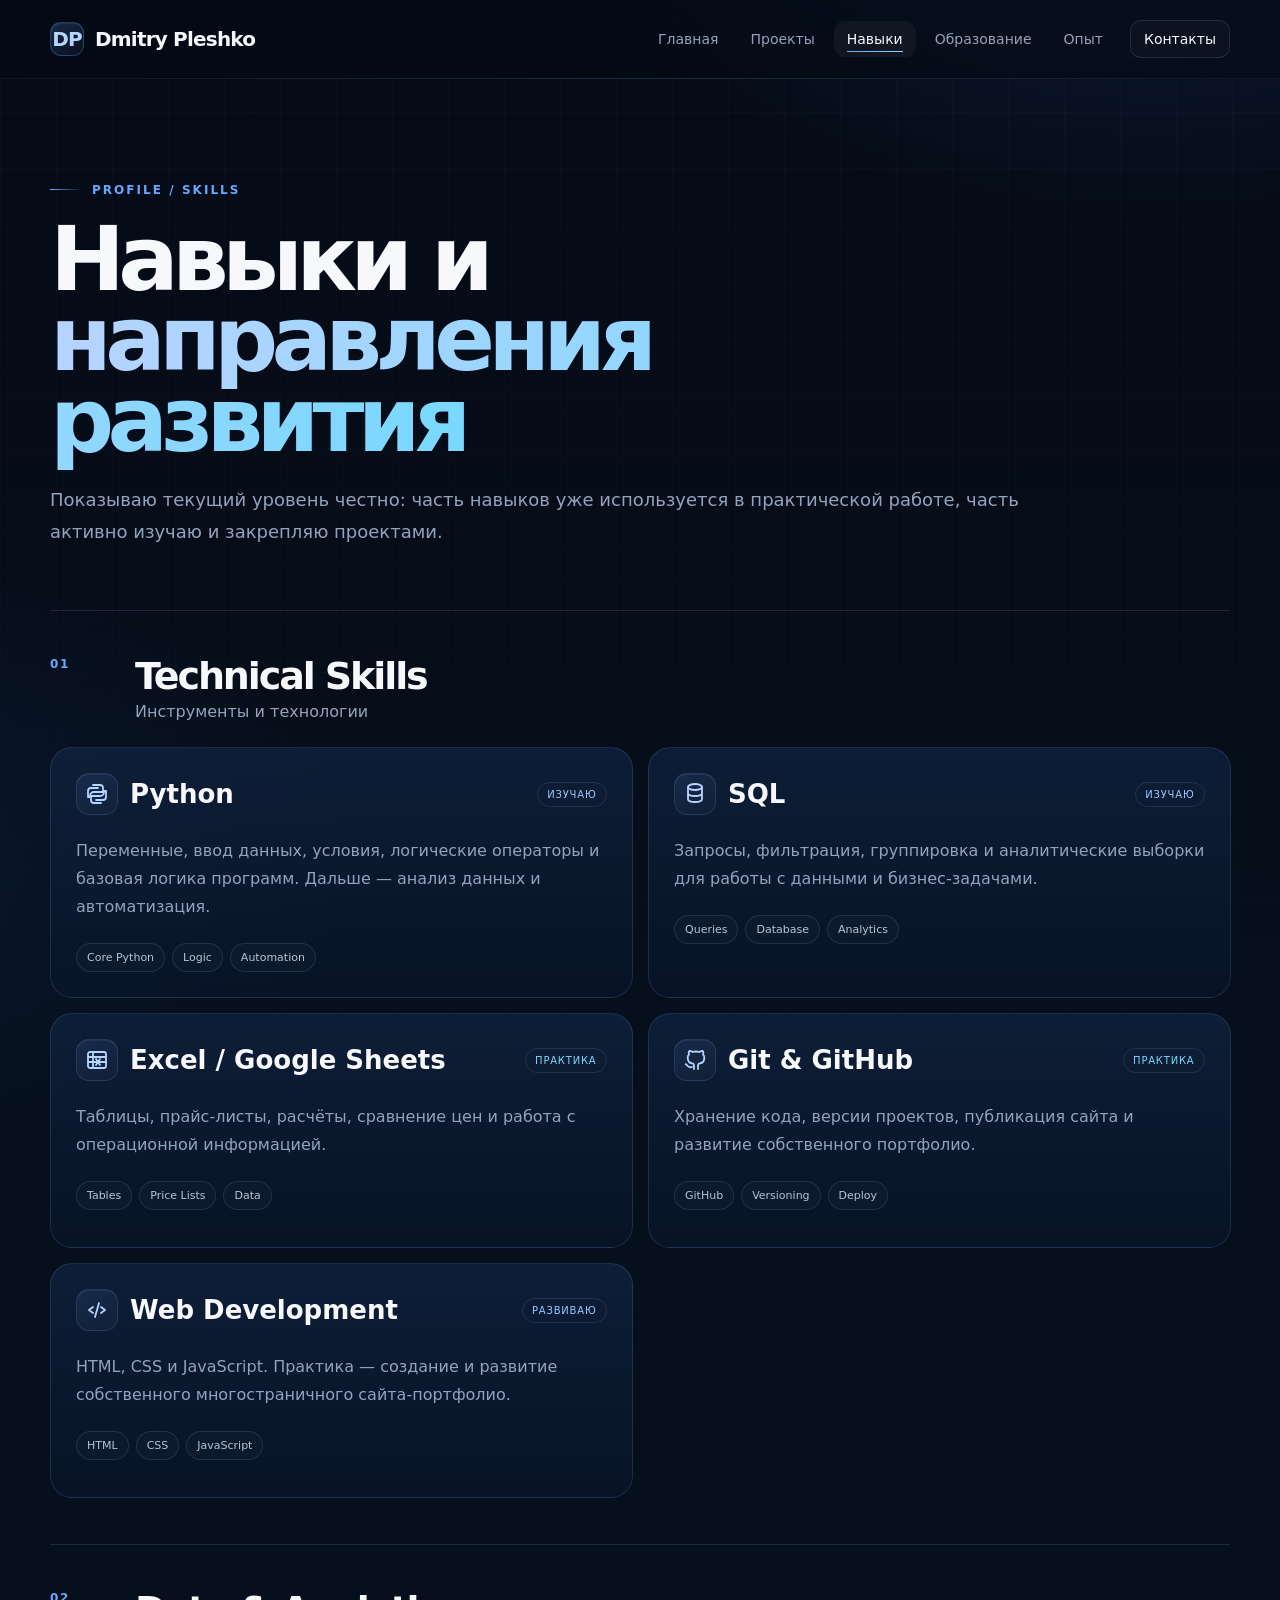
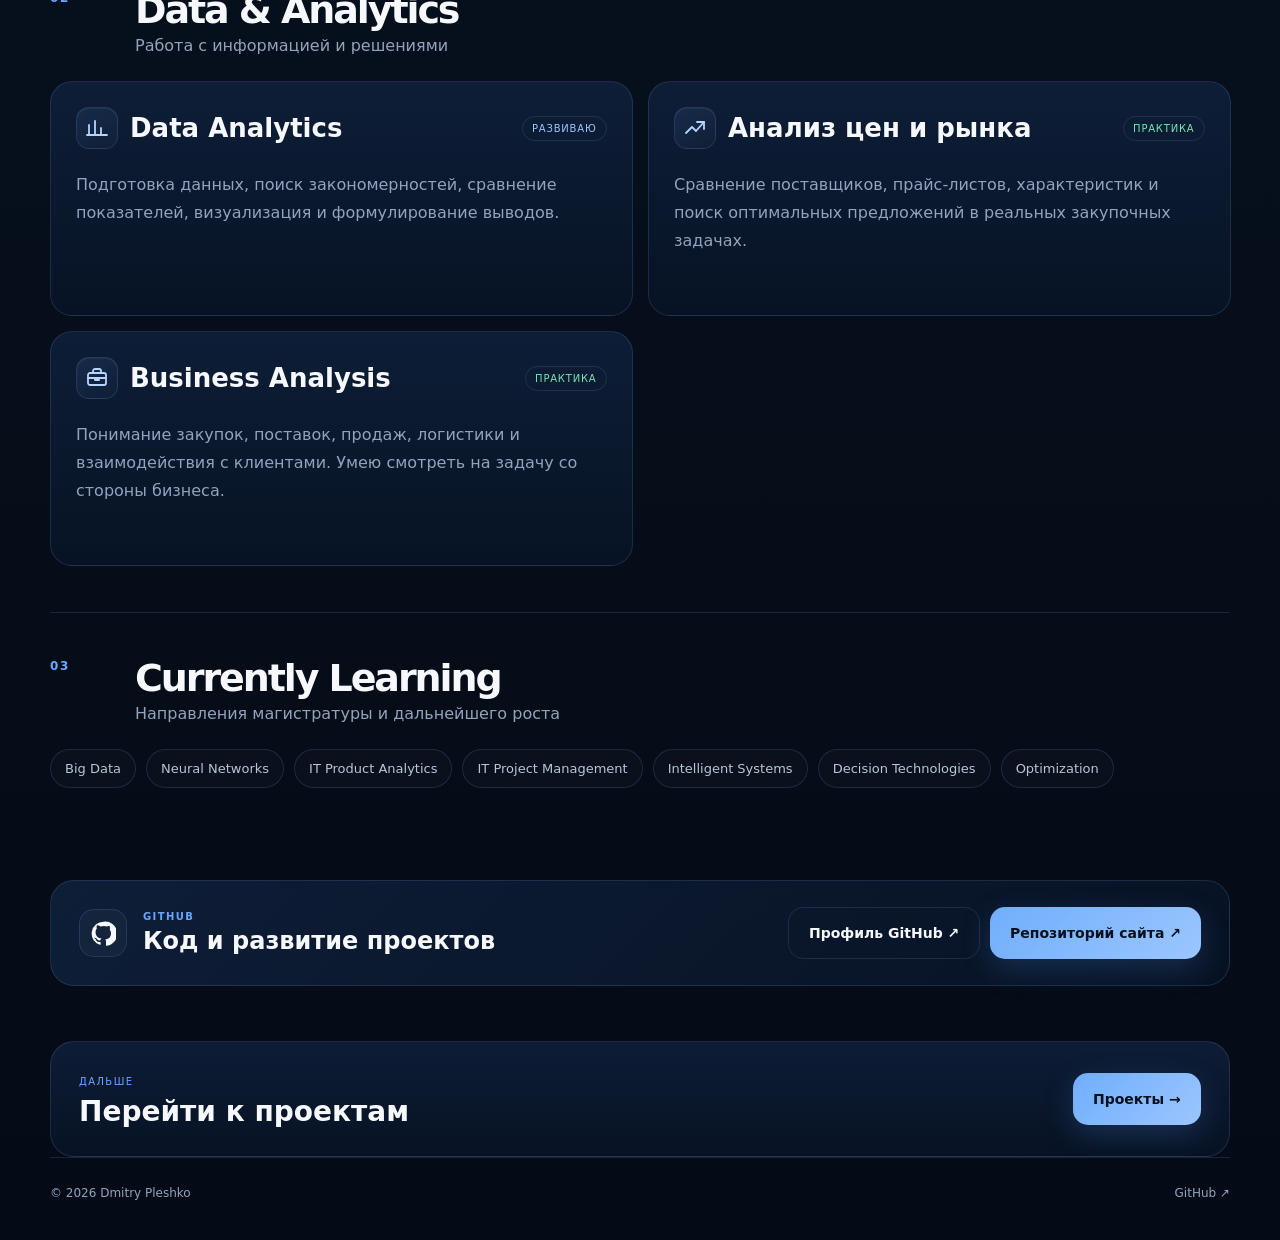
<file: skills.html>
<!doctype html><html lang="ru"><head><meta charset="utf-8"><meta name="viewport" content="width=device-width,initial-scale=1"><title>Навыки — Dmitry Pleshko</title><meta name="description" content="Навыки Дмитрия Плешко: Python, SQL, Excel, Data Analytics, GitHub, Web Development и бизнес-аналитическое мышление."><meta name="robots" content="index,follow"><meta name="theme-color" content="#050b16"><link rel="canonical" href="https://iplesh.github.io/dmitry-pleshko-portfolio/skills.html"><link rel="icon" href="assets/favicon.svg" type="image/svg+xml"><link rel="manifest" href="site.webmanifest"><meta property="og:type" content="website"><meta property="og:title" content="Навыки — Dmitry Pleshko"><meta property="og:description" content="Python, SQL, Excel, Data Analytics, GitHub и Web Development."><meta property="og:url" content="https://iplesh.github.io/dmitry-pleshko-portfolio/skills.html"><meta property="og:image" content="https://iplesh.github.io/dmitry-pleshko-portfolio/assets/og-card.svg"><meta name="twitter:card" content="summary_large_image"><link rel="stylesheet" href="assets/style.css"><link rel="stylesheet" href="assets/overrides.css"><link rel="stylesheet" href="assets/enhancements.css"></head><body><header class="site-header"><nav class="nav container"><a class="brand" href="index.html"><span class="brand-mark"><span>DP</span></span><span>Dmitry Pleshko</span></a><div class="desktop-nav"><a href="index.html">Главная</a><a href="projects.html">Проекты</a><a class="active" href="skills.html">Навыки</a><a href="education.html">Образование</a><a href="experience.html">Опыт</a><a class="nav-contact" href="contact.html">Контакты</a></div><button class="menu-btn" aria-label="Открыть меню" aria-expanded="false">☰</button></nav></header><div class="mobile-menu"><a href="index.html">Главная</a><a href="projects.html">Проекты</a><a href="skills.html">Навыки</a><a href="education.html">Образование</a><a href="experience.html">Опыт</a><a href="contact.html">Контакты</a></div><main class="container"><section class="page-hero skills-hero reveal visible"><div class="kicker">Profile / Skills</div><h1>Навыки и <span class="accent">направления развития</span></h1><p>Показываю текущий уровень честно: часть навыков уже используется в практической работе, часть активно изучаю и закрепляю проектами.</p></section><section class="skill-group reveal"><div class="skill-group-head"><span>01</span><div><h2>Technical Skills</h2><p>Инструменты и технологии</p></div></div><div class="skills-premium-grid"><div class="skill-premium"><div class="skill-top"><h3><span class="tech-icon"><svg viewBox="0 0 24 24"><path d="M8 3h7a3 3 0 0 1 3 3v4H9a4 4 0 0 0-4 4v1H3V9a3 3 0 0 1 3-3h7"/><path d="M16 21H9a3 3 0 0 1-3-3v-4h9a4 4 0 0 0 4-4V9h2v6a3 3 0 0 1-3 3h-7"/><path d="M8 6h.01M16 18h.01"/></svg></span>Python</h3><span class="level learning">Изучаю</span></div><p>Переменные, ввод данных, условия, логические операторы и базовая логика программ. Дальше — анализ данных и автоматизация.</p><div class="skill-tags"><span>Core Python</span><span>Logic</span><span>Automation</span></div></div><div class="skill-premium"><div class="skill-top"><h3><span class="tech-icon"><svg viewBox="0 0 24 24"><ellipse cx="12" cy="5" rx="7" ry="3"/><path d="M5 5v6c0 1.7 3.1 3 7 3s7-1.3 7-3V5M5 11v6c0 1.7 3.1 3 7 3s7-1.3 7-3v-6"/></svg></span>SQL</h3><span class="level learning">Изучаю</span></div><p>Запросы, фильтрация, группировка и аналитические выборки для работы с данными и бизнес-задачами.</p><div class="skill-tags"><span>Queries</span><span>Database</span><span>Analytics</span></div></div><div class="skill-premium"><div class="skill-top"><h3><span class="tech-icon"><svg viewBox="0 0 24 24"><rect x="3" y="4" width="18" height="16" rx="2"/><path d="M8 4v16M3 9h18M3 14h18"/><path d="m11 11 4 6m0-6-4 6"/></svg></span>Excel / Google Sheets</h3><span class="level practice">Практика</span></div><p>Таблицы, прайс-листы, расчёты, сравнение цен и работа с операционной информацией.</p><div class="skill-tags"><span>Tables</span><span>Price Lists</span><span>Data</span></div></div><div class="skill-premium"><div class="skill-top"><h3><span class="tech-icon"><svg viewBox="0 0 24 24"><path d="M9 19c-4.5 1.4-4.5-2.3-6.3-2.8M15 21v-3.2c0-.9.3-1.6.8-2.1 2.7-.3 5.5-1.3 5.5-6A4.7 4.7 0 0 0 20 6.4 4.3 4.3 0 0 0 19.9 3S18.8 2.7 16.3 4a11.2 11.2 0 0 0-6.5 0C7.3 2.7 6.2 3 6.2 3A4.3 4.3 0 0 0 6 6.4a4.7 4.7 0 0 0-1.3 3.3c0 4.7 2.8 5.7 5.5 6 .5.5.8 1.2.8 2.1V21"/></svg></span>Git & GitHub</h3><span class="level practice">Практика</span></div><p>Хранение кода, версии проектов, публикация сайта и развитие собственного портфолио.</p><div class="skill-tags"><span>GitHub</span><span>Versioning</span><span>Deploy</span></div></div><div class="skill-premium"><div class="skill-top"><h3><span class="tech-icon"><svg viewBox="0 0 24 24"><path d="m8 9-4 3 4 3M16 9l4 3-4 3M14 5l-4 14"/></svg></span>Web Development</h3><span class="level learning">Развиваю</span></div><p>HTML, CSS и JavaScript. Практика — создание и развитие собственного многостраничного сайта-портфолио.</p><div class="skill-tags"><span>HTML</span><span>CSS</span><span>JavaScript</span></div></div></div></section><section class="skill-group reveal"><div class="skill-group-head"><span>02</span><div><h2>Data & Analytics</h2><p>Работа с информацией и решениями</p></div></div><div class="skills-premium-grid"><div class="skill-premium"><div class="skill-top"><h3><span class="tech-icon"><svg viewBox="0 0 24 24"><path d="M4 19V9M10 19V5M16 19v-7M22 19H2"/></svg></span>Data Analytics</h3><span class="level learning">Развиваю</span></div><p>Подготовка данных, поиск закономерностей, сравнение показателей, визуализация и формулирование выводов.</p></div><div class="skill-premium"><div class="skill-top"><h3><span class="tech-icon"><svg viewBox="0 0 24 24"><path d="M3 17 9 11l4 4 8-9"/><path d="M14 6h7v7"/></svg></span>Анализ цен и рынка</h3><span class="level strong">Практика</span></div><p>Сравнение поставщиков, прайс-листов, характеристик и поиск оптимальных предложений в реальных закупочных задачах.</p></div><div class="skill-premium"><div class="skill-top"><h3><span class="tech-icon"><svg viewBox="0 0 24 24"><rect x="3" y="7" width="18" height="12" rx="2"/><path d="M8 7V5a2 2 0 0 1 2-2h4a2 2 0 0 1 2 2v2M3 12h18M10 12v2h4v-2"/></svg></span>Business Analysis</h3><span class="level strong">Практика</span></div><p>Понимание закупок, поставок, продаж, логистики и взаимодействия с клиентами. Умею смотреть на задачу со стороны бизнеса.</p></div></div></section><section class="skill-group reveal"><div class="skill-group-head"><span>03</span><div><h2>Currently Learning</h2><p>Направления магистратуры и дальнейшего роста</p></div></div><div class="learning-cloud"><span>Big Data</span><span>Neural Networks</span><span>IT Product Analytics</span><span>IT Project Management</span><span>Intelligent Systems</span><span>Decision Technologies</span><span>Optimization</span></div></section><div class="github-strip reveal"><div class="github-strip-copy"><div class="github-logo"><svg viewBox="0 0 24 24" aria-hidden="true"><path d="M12 .7a11.4 11.4 0 0 0-3.6 22.2c.6.1.8-.2.8-.6v-2.2c-3.4.7-4.1-1.4-4.1-1.4-.6-1.4-1.4-1.8-1.4-1.8-1.1-.8.1-.8.1-.8 1.2.1 1.9 1.2 1.9 1.2 1.1 1.9 2.8 1.3 3.5 1 .1-.8.4-1.3.8-1.6-2.7-.3-5.6-1.4-5.6-6.1 0-1.3.5-2.4 1.2-3.3-.1-.3-.5-1.6.1-3.3 0 0 1-.3 3.5 1.2a12 12 0 0 1 6.4 0C16.8 4.7 17.9 5 17.9 5c.6 1.7.2 3 .1 3.3.8.9 1.2 2 1.2 3.3 0 4.8-2.9 5.8-5.6 6.1.4.4.8 1.1.8 2.2v3.3c0 .4.2.7.8.6A11.4 11.4 0 0 0 12 .7Z"/></svg></div><div><span>GitHub</span><h3>Код и развитие проектов</h3></div></div><div class="github-strip-actions"><a class="btn" href="https://github.com/iplesh" target="_blank" rel="noreferrer">Профиль GitHub ↗</a><a class="btn primary" href="https://github.com/iplesh/dmitry-pleshko-portfolio" target="_blank" rel="noreferrer">Репозиторий сайта ↗</a></div></div><section class="about-cta reveal"><div><span>Дальше</span><h3>Перейти к проектам</h3></div><a class="btn primary" href="projects.html">Проекты →</a></section></main><footer class="container"><span>© 2026 Dmitry Pleshko</span><a href="https://github.com/iplesh" target="_blank" rel="noreferrer">GitHub ↗</a></footer><script src="assets/script.js"></script></body></html>
</file>
<file: assets/style.css>
:root{
  --bg:#050b16;--bg2:#071326;--surface:rgba(13,28,52,.72);--surface-2:rgba(17,36,65,.92);--line:rgba(158,191,255,.14);--line-strong:rgba(158,191,255,.28);--text:#f6f8fc;--muted:#93a3bb;--blue:#68a7ff;--blue2:#b6d4ff;--cyan:#79d8ff;--green:#77e5b3;--shadow:0 24px 80px rgba(0,0,0,.35)
}
*{box-sizing:border-box}html{scroll-behavior:smooth}body{margin:0;color:var(--text);font-family:Inter,ui-sans-serif,system-ui,-apple-system,BlinkMacSystemFont,"Segoe UI",sans-serif;background:radial-gradient(1000px 600px at 90% -5%,rgba(49,100,184,.22),transparent 60%),radial-gradient(800px 500px at -10% 30%,rgba(27,76,148,.14),transparent 60%),linear-gradient(180deg,#050b16 0%,#06101d 48%,#050b16 100%);min-height:100vh;overflow-x:hidden}body::before{content:"";position:fixed;inset:0;pointer-events:none;z-index:-1;background:linear-gradient(rgba(255,255,255,.018) 1px,transparent 1px),linear-gradient(90deg,rgba(255,255,255,.018) 1px,transparent 1px);background-size:56px 56px;mask-image:linear-gradient(to bottom,black 0%,transparent 78%)}a{color:inherit;text-decoration:none}img{display:block;max-width:100%}button{font:inherit}.container{width:min(1180px,calc(100% - 40px));margin:0 auto}.site-header{position:sticky;top:0;z-index:100;background:rgba(5,11,22,.66);backdrop-filter:blur(20px) saturate(130%);-webkit-backdrop-filter:blur(20px) saturate(130%);border-bottom:1px solid rgba(255,255,255,.045)}.nav{height:78px;display:flex;align-items:center;justify-content:space-between;gap:24px}.brand{display:inline-flex;align-items:center;gap:11px;font-weight:800;letter-spacing:-.04em;font-size:20px}.brand-mark{width:34px;height:34px;border-radius:11px;display:grid;place-items:center;background:linear-gradient(145deg,rgba(104,167,255,.2),rgba(104,167,255,.04));border:1px solid rgba(104,167,255,.26);box-shadow:inset 0 1px 0 rgba(255,255,255,.07)}.brand-mark span{color:var(--blue2)}.desktop-nav{display:flex;align-items:center;gap:6px}.desktop-nav a{color:var(--muted);font-size:14px;padding:10px 13px;border-radius:11px;transition:.2s ease}.desktop-nav a:hover,.desktop-nav a.active{color:var(--text);background:rgba(255,255,255,.045)}.desktop-nav .nav-contact{margin-left:8px;border:1px solid var(--line);color:var(--text);background:rgba(255,255,255,.025)}.menu-btn{display:none;width:42px;height:42px;border-radius:12px;border:1px solid var(--line);background:rgba(255,255,255,.025);color:var(--text);cursor:pointer}.mobile-menu{display:none;position:fixed;inset:78px 12px auto 12px;z-index:99;border:1px solid var(--line);border-radius:20px;background:rgba(8,18,34,.96);backdrop-filter:blur(22px);padding:10px;box-shadow:var(--shadow)}.mobile-menu.open{display:block;animation:menuIn .2s ease}.mobile-menu a{display:block;padding:14px 14px;border-radius:12px;color:var(--muted)}.mobile-menu a:hover{background:rgba(255,255,255,.045);color:var(--text)}@keyframes menuIn{from{opacity:0;transform:translateY(-8px)}to{opacity:1;transform:translateY(0)}}.hero{min-height:calc(100vh - 78px);display:grid;grid-template-columns:1.06fr .94fr;gap:72px;align-items:center;padding:72px 0 88px}.kicker{display:inline-flex;align-items:center;gap:10px;font-size:12px;letter-spacing:.17em;text-transform:uppercase;font-weight:800;color:var(--blue)}.kicker::before{content:"";width:32px;height:1px;background:linear-gradient(90deg,var(--blue),transparent)}h1{font-size:clamp(58px,8.2vw,112px);line-height:.9;letter-spacing:-.075em;margin:22px 0 30px;max-width:760px}h1 .accent{background:linear-gradient(90deg,var(--blue2),var(--cyan));-webkit-background-clip:text;background-clip:text;color:transparent}.hero-text{max-width:680px;font-size:18px;line-height:1.78;color:var(--muted)}.hero-actions{display:flex;flex-wrap:wrap;gap:12px;margin-top:34px}.btn{min-height:52px;padding:0 20px;border-radius:15px;display:inline-flex;align-items:center;justify-content:center;gap:9px;font-size:14px;font-weight:750;border:1px solid var(--line);transition:.24s ease}.btn:hover{transform:translateY(-2px);border-color:var(--line-strong)}.btn.primary{color:#06101f;border:none;background:linear-gradient(135deg,#70aefc,#9bc6ff);box-shadow:0 10px 30px rgba(79,143,232,.22)}.hero-meta{display:flex;flex-wrap:wrap;gap:22px;margin-top:36px;color:#a9b7cb;font-size:13px}.hero-meta span::before{content:"•";color:var(--blue);margin-right:8px}.visual-wrap{position:relative}.visual-glow{position:absolute;inset:8% 4% -8% 18%;background:rgba(55,118,210,.18);filter:blur(70px);border-radius:50%}.photo-shell{position:relative;z-index:1;padding:10px;border-radius:34px;border:1px solid rgba(151,190,255,.17);background:linear-gradient(145deg,rgba(255,255,255,.06),rgba(255,255,255,.015));box-shadow:var(--shadow)}.photo-card{position:relative;overflow:hidden;border-radius:27px;background:#e9edf3;min-height:600px}.photo-card img{width:100%;height:610px;object-fit:cover;object-position:center 21%}.photo-card::after{content:"";position:absolute;inset:0;background:linear-gradient(to top,rgba(4,12,24,.46) 0%,transparent 42%)}.photo-tag{position:absolute;z-index:2;left:22px;right:22px;bottom:20px;display:flex;align-items:center;justify-content:space-between;gap:16px;padding:15px 16px;border:1px solid rgba(255,255,255,.14);border-radius:16px;background:rgba(5,14,27,.7);backdrop-filter:blur(16px)}.photo-tag strong{display:block;font-size:14px}.photo-tag span{display:block;font-size:12px;color:#afbdd0;margin-top:3px}.status-dot{width:9px;height:9px;border-radius:50%;background:var(--green);box-shadow:0 0 20px rgba(119,229,179,.8)}.section{padding:96px 0}.section-head{display:flex;align-items:flex-end;justify-content:space-between;gap:30px;margin-bottom:40px}.section-title-wrap{display:flex;align-items:baseline;gap:16px}.index{font-size:11px;font-weight:800;letter-spacing:.16em;color:var(--blue)}h2{font-size:clamp(40px,5vw,68px);line-height:1;letter-spacing:-.055em;margin:0}.section-sub{max-width:500px;color:var(--muted);line-height:1.65;font-size:14px}.about-grid{display:grid;grid-template-columns:1.1fr .9fr;gap:60px}.about-lead{font-size:clamp(30px,4vw,48px);line-height:1.18;letter-spacing:-.045em;margin:0}.about-copy{color:var(--muted);line-height:1.85;font-size:16px}.about-copy p:first-child{margin-top:0}.cards{display:grid;grid-template-columns:repeat(3,1fr);gap:18px}.card{position:relative;overflow:hidden;border:1px solid var(--line);border-radius:24px;padding:26px;background:linear-gradient(180deg,rgba(17,36,66,.74),rgba(9,22,42,.72));min-height:320px;transition:.28s ease}.card::before{content:"";position:absolute;inset:-1px;opacity:0;transition:.28s;background:radial-gradient(420px circle at var(--mx,50%) var(--my,50%),rgba(110,172,255,.12),transparent 42%);pointer-events:none}.card:hover{transform:translateY(-7px);border-color:rgba(121,174,255,.28)}.card:hover::before{opacity:1}.card .mini{font-size:11px;letter-spacing:.14em;text-transform:uppercase;color:var(--blue);font-weight:800}.card h3{font-size:26px;letter-spacing:-.035em;margin:62px 0 14px}.card p{color:var(--muted);line-height:1.7;margin:0}.tags{display:flex;flex-wrap:wrap;gap:8px;margin-top:auto;padding-top:28px}.tags span{font-size:11px;color:#b8c5d8;border:1px solid var(--line);border-radius:999px;padding:7px 10px}.card.flex{display:flex;flex-direction:column}.card-arrow{margin-top:auto;padding-top:26px;color:var(--blue2);font-size:13px;font-weight:750}.skills{display:grid;grid-template-columns:repeat(3,1fr);gap:12px}.skill{min-height:66px;padding:0 18px;display:flex;align-items:center;justify-content:space-between;border:1px solid var(--line);border-radius:17px;background:rgba(255,255,255,.022);transition:.22s}.skill:hover{background:rgba(255,255,255,.04);border-color:var(--line-strong)}.skill span{color:var(--muted);font-size:12px}.panel{border:1px solid var(--line);border-radius:24px;padding:30px;background:rgba(13,28,52,.68);max-width:900px}.panel .label{color:var(--blue);font-size:11px;text-transform:uppercase;letter-spacing:.15em;font-weight:800}.panel h3{font-size:28px;letter-spacing:-.035em;margin:11px 0}.panel p{color:var(--muted);line-height:1.8;margin-bottom:0}.contact{padding:78px 26px;text-align:center;border:1px solid var(--line);border-radius:32px;background:radial-gradient(600px 220px at 50% 0%,rgba(65,128,221,.14),transparent 60%),rgba(10,24,46,.74)}.contact h2{margin-top:10px}.contact p{max-width:610px;margin:20px auto 28px;color:var(--muted);line-height:1.7}.contact-grid{display:grid;grid-template-columns:1fr 1fr;gap:12px;max-width:720px;margin:0 auto}.contact-card{text-align:left;padding:20px;border:1px solid var(--line);border-radius:17px;background:rgba(255,255,255,.022);transition:.22s}.contact-card:hover{transform:translateY(-3px);border-color:var(--line-strong)}.contact-card span{display:block;color:var(--muted);font-size:11px;text-transform:uppercase;letter-spacing:.13em;margin-bottom:7px}.page-hero{padding:96px 0 44px;max-width:900px}.page-hero h1{font-size:clamp(56px,7vw,92px);margin-bottom:24px}.page-hero p{color:var(--muted);font-size:18px;line-height:1.78}.filters{display:flex;flex-wrap:wrap;gap:9px;margin-top:28px}.filter{border:1px solid var(--line);border-radius:999px;padding:9px 12px;color:#b8c6da;font-size:12px;background:rgba(255,255,255,.02)}.project-grid{display:grid;grid-template-columns:repeat(2,1fr);gap:18px}.project-card{min-height:380px;border:1px solid var(--line);border-radius:25px;padding:28px;position:relative;overflow:hidden;background:linear-gradient(180deg,rgba(16,35,64,.8),rgba(9,22,42,.74));transition:.28s}.project-card:hover{transform:translateY(-6px);border-color:rgba(121,174,255,.28)}.project-card .state{position:absolute;right:20px;top:20px;padding:7px 9px;border-radius:999px;font-size:10px;text-transform:uppercase;letter-spacing:.12em;color:var(--green);border:1px solid rgba(119,229,179,.22)}.project-card h3{font-size:30px;letter-spacing:-.04em;margin:74px 0 14px}.project-card p{color:var(--muted);line-height:1.7}.project-card .bottom{position:absolute;left:28px;right:28px;bottom:26px;color:var(--blue2);font-size:13px;font-weight:750}.note{margin-top:22px;padding:18px 20px;border:1px solid var(--line);border-radius:16px;color:var(--muted);background:rgba(104,167,255,.04);line-height:1.7}footer{padding:28px 0 40px;border-top:1px solid var(--line);display:flex;justify-content:space-between;gap:20px;color:var(--muted);font-size:12px}.reveal{opacity:0;transform:translateY(24px);transition:opacity .7s ease,transform .7s cubic-bezier(.2,.7,.2,1)}.reveal.visible{opacity:1;transform:none}.delay-1{transition-delay:.08s}.delay-2{transition-delay:.16s}.delay-3{transition-delay:.24s}@media(max-width:980px){.desktop-nav{display:none}.menu-btn{display:grid;place-items:center}.hero{grid-template-columns:1fr;min-height:auto;gap:48px;padding-top:60px}.photo-card img{height:560px}.section-head{align-items:flex-start;flex-direction:column}.about-grid,.cards,.skills{grid-template-columns:1fr}.project-grid{grid-template-columns:1fr}}@media(max-width:600px){.container{width:min(100% - 24px,1180px)}.hero{padding:48px 0 62px}h1{font-size:58px}.hero-actions{flex-direction:column}.btn{width:100%}.photo-card{min-height:auto}.photo-card img{height:470px}.section{padding:72px 0}.section-title-wrap{flex-direction:column;gap:6px}.contact-grid{grid-template-columns:1fr}footer{flex-direction:column}}
</file>
<file: assets/overrides.css>
/* Premium profile + skills update */
.hero-with-photo{grid-template-columns:1.05fr .95fr;align-items:center;gap:64px}
.hero-portrait{display:block;position:relative;max-width:470px;margin-left:auto;width:100%}
.portrait-frame{position:relative;border-radius:30px;padding:9px;border:1px solid rgba(151,190,255,.18);background:linear-gradient(145deg,rgba(255,255,255,.07),rgba(255,255,255,.015));box-shadow:var(--shadow);overflow:hidden}
.portrait-frame img{display:block;width:100%;aspect-ratio:4/5;object-fit:cover;object-position:center top;border-radius:23px}
.portrait-shade{position:absolute;inset:9px;border-radius:23px;background:linear-gradient(to top,rgba(4,12,24,.58),transparent 43%);pointer-events:none}
.portrait-caption{position:absolute;left:28px;right:28px;bottom:26px;display:flex;align-items:center;justify-content:space-between;gap:16px;padding:15px 16px;border:1px solid rgba(255,255,255,.14);border-radius:16px;background:rgba(5,14,27,.72);backdrop-filter:blur(16px)}
.portrait-caption strong{display:block;font-size:14px}.portrait-caption span{display:block;color:#afbdd0;font-size:12px;margin-top:3px}.portrait-arrow{font-size:22px;color:var(--blue2);transition:.2s}.hero-portrait:hover .portrait-arrow{transform:translate(2px,-2px)}.hero-portrait:hover .portrait-frame{border-color:var(--line-strong)}
.home-profile-grid{display:grid;grid-template-columns:1.3fr .7fr;gap:18px}.home-profile-card{min-height:300px;border:1px solid var(--line);border-radius:25px;padding:28px;background:linear-gradient(180deg,rgba(16,35,64,.78),rgba(9,22,42,.72));display:flex;flex-direction:column;transition:.25s}.home-profile-card:hover{transform:translateY(-5px);border-color:var(--line-strong)}.home-profile-card .mini{color:var(--blue);font-size:11px;letter-spacing:.15em;text-transform:uppercase;font-weight:800}.home-profile-card h3{font-size:34px;letter-spacing:-.04em;margin:55px 0 12px;max-width:650px}.home-profile-card p{color:var(--muted);line-height:1.75;margin:0;max-width:620px}.home-profile-card .card-arrow{margin-top:auto}.home-profile-card:not(.main-card) h3{font-size:27px}
.about-page{padding:72px 0 96px}.about-hero-grid{display:grid;grid-template-columns:.8fr 1.2fr;gap:60px;align-items:start;margin-bottom:70px}.about-photo{position:sticky;top:105px;border:1px solid var(--line);border-radius:28px;padding:9px;background:linear-gradient(145deg,rgba(255,255,255,.06),rgba(255,255,255,.015));box-shadow:var(--shadow)}.about-photo img{width:100%;aspect-ratio:4/5;object-fit:cover;object-position:center top;border-radius:21px;display:block}.about-photo-badge{padding:16px 8px 7px}.about-photo-badge span{display:block;color:var(--muted);font-size:11px;text-transform:uppercase;letter-spacing:.12em;margin-bottom:5px}.about-photo-badge strong{font-size:15px}.about-hero-copy h1{font-size:clamp(50px,6vw,84px);margin:18px 0 26px}.about-lead{font-size:20px;line-height:1.7;color:#d7e2f2;max-width:800px}.about-quick-facts{display:grid;grid-template-columns:repeat(2,1fr);gap:11px;margin-top:32px}.about-quick-facts>div{padding:16px;border:1px solid var(--line);border-radius:16px;background:rgba(255,255,255,.022)}.about-quick-facts span{display:block;color:var(--muted);font-size:10px;text-transform:uppercase;letter-spacing:.12em;margin-bottom:7px}.about-quick-facts strong{font-size:13px;line-height:1.45}.about-story{display:grid;grid-template-columns:100px 1fr;gap:30px;max-width:960px;margin-left:auto;padding:42px 0;border-top:1px solid var(--line)}.story-index{color:var(--blue);font-size:12px;font-weight:800;letter-spacing:.15em}.about-story h2{font-size:34px;margin:0 0 16px}.about-story p{color:var(--muted);font-size:16px;line-height:1.9;margin:0}.about-story strong{color:#dce8f8;font-weight:650}.about-cta{margin-top:55px;padding:28px;border:1px solid var(--line);border-radius:24px;background:linear-gradient(180deg,rgba(17,36,66,.72),rgba(9,22,42,.68));display:flex;align-items:center;justify-content:space-between;gap:28px}.about-cta span{font-size:10px;letter-spacing:.14em;text-transform:uppercase;color:var(--blue)}.about-cta h3{font-size:28px;margin:6px 0 0}
.skills-hero{max-width:980px}.skill-group{padding:46px 0;border-top:1px solid var(--line)}.skill-group-head{display:grid;grid-template-columns:70px 1fr;gap:15px;margin-bottom:26px}.skill-group-head>span{color:var(--blue);font-size:12px;font-weight:800;letter-spacing:.14em}.skill-group-head h2{font-size:38px;margin:0 0 7px}.skill-group-head p{color:var(--muted);margin:0}.skills-premium-grid{display:grid;grid-template-columns:repeat(2,1fr);gap:15px}.skill-premium{min-height:235px;border:1px solid var(--line);border-radius:22px;padding:25px;background:linear-gradient(180deg,rgba(17,36,66,.72),rgba(9,22,42,.68));transition:.25s}.skill-premium:hover{transform:translateY(-4px);border-color:var(--line-strong)}.skill-top{display:flex;align-items:center;justify-content:space-between;gap:15px}.skill-top h3{font-size:26px;margin:0}.level{font-size:10px;text-transform:uppercase;letter-spacing:.08em;padding:6px 9px;border-radius:999px;border:1px solid var(--line)}.level.learning{color:#9cc6ff}.level.practice{color:#79d8ff}.level.strong{color:#77e5b3}.skill-premium p{color:var(--muted);line-height:1.75;margin:22px 0 0}.skill-tags{display:flex;gap:7px;flex-wrap:wrap;margin-top:22px}.skill-tags span,.learning-cloud span{font-size:11px;border:1px solid var(--line);border-radius:999px;padding:7px 10px;color:#b8c5d8;background:rgba(255,255,255,.018)}.learning-cloud{display:flex;flex-wrap:wrap;gap:10px}.learning-cloud span{font-size:13px;padding:11px 14px;transition:.2s}.learning-cloud span:hover{border-color:var(--line-strong);color:var(--text);transform:translateY(-2px)}
@media(max-width:980px){.hero-with-photo{grid-template-columns:1fr}.hero-portrait{margin:0 auto;max-width:450px}.home-profile-grid{grid-template-columns:1fr}.about-hero-grid{grid-template-columns:1fr}.about-photo{position:static;max-width:430px;margin:0 auto}.about-story{margin-left:0}.skills-premium-grid{grid-template-columns:1fr}}
@media(max-width:650px){.hero-portrait{max-width:360px}.home-profile-card h3{font-size:29px}.about-quick-facts{grid-template-columns:1fr}.about-story{grid-template-columns:1fr;gap:12px}.about-story h2{font-size:29px}.about-cta{align-items:flex-start;flex-direction:column}.skill-group-head{grid-template-columns:1fr;gap:8px}.skill-group-head h2{font-size:32px}.skill-top{align-items:flex-start;flex-direction:column}.portrait-caption{left:20px;right:20px;bottom:20px}}
.inner-page{padding-top:30px}
.timeline-large{display:grid;grid-template-columns:140px 1fr;gap:28px;padding:30px 0;border-top:1px solid var(--line);max-width:900px}
.timeline-year{font-size:13px;color:var(--blue2);font-weight:800}
.timeline-large h3{font-size:28px;margin:8px 0 10px}
.timeline-large p{color:var(--muted);line-height:1.75;margin:0}
.contact-page-card{display:flex;align-items:center;justify-content:space-between;gap:28px;border:1px solid var(--line);border-radius:22px;padding:28px;margin-bottom:16px;background:rgba(13,28,52,.68)}
.contact-page-card h3{font-size:28px;margin:8px 0}.contact-page-card p{color:var(--muted);margin:0}
@media(max-width:760px){.timeline-large{grid-template-columns:1fr;gap:10px}.contact-page-card{align-items:flex-start;flex-direction:column}}
</file>
<file: assets/enhancements.css>
/* Site polish: motion, responsive UX, icons and GitHub integration */
:root{--ease-premium:cubic-bezier(.2,.7,.2,1)}
body{opacity:1;animation:pageEnter .34s ease both}@keyframes pageEnter{from{opacity:.01;transform:translateY(4px)}to{opacity:1;transform:none}}
.site-header::after{content:"";position:absolute;left:0;right:0;bottom:-1px;height:1px;background:linear-gradient(90deg,transparent,rgba(104,167,255,.28),transparent);opacity:.55}
.desktop-nav a{position:relative}.desktop-nav a::after{content:"";position:absolute;left:13px;right:13px;bottom:5px;height:1px;background:linear-gradient(90deg,var(--blue),var(--cyan));transform:scaleX(0);transform-origin:center;transition:transform .24s var(--ease-premium)}.desktop-nav a:hover::after,.desktop-nav a.active::after{transform:scaleX(1)}
.scroll-progress{position:fixed;left:0;top:0;height:2px;width:100%;z-index:9999;pointer-events:none}.scroll-progress span{display:block;height:100%;width:100%;transform:scaleX(0);transform-origin:left;background:linear-gradient(90deg,var(--blue),var(--cyan));box-shadow:0 0 16px rgba(121,216,255,.55)}
.btn,.card,.project-card,.skill-premium,.home-profile-card,.contact-page-card,.panel,.hero-portrait{will-change:transform}.btn{position:relative;overflow:hidden}.btn::before{content:"";position:absolute;inset:-2px;background:linear-gradient(115deg,transparent 25%,rgba(255,255,255,.18) 48%,transparent 70%);transform:translateX(-130%);transition:transform .6s ease;pointer-events:none}.btn:hover::before{transform:translateX(130%)}
.card,.project-card,.skill-premium,.home-profile-card{transform-style:preserve-3d}.card>* ,.project-card>* ,.skill-premium>* ,.home-profile-card>*{position:relative;z-index:1}.tilt-active{transition:transform .12s linear,border-color .24s ease,box-shadow .24s ease!important}.tilt-active:hover{box-shadow:0 24px 70px rgba(0,0,0,.28)}
.hero-portrait .portrait-frame::before{content:"";position:absolute;inset:-35%;z-index:3;background:linear-gradient(115deg,transparent 42%,rgba(255,255,255,.09) 50%,transparent 58%);transform:translateX(-80%) rotate(8deg);transition:transform .85s ease;pointer-events:none}.hero-portrait:hover .portrait-frame::before{transform:translateX(80%) rotate(8deg)}
.tech-heading{display:flex;align-items:center;gap:13px}.tech-icon{width:42px;height:42px;flex:0 0 42px;display:grid;place-items:center;border-radius:13px;border:1px solid var(--line);background:linear-gradient(145deg,rgba(104,167,255,.11),rgba(255,255,255,.02));color:var(--blue2);box-shadow:inset 0 1px 0 rgba(255,255,255,.05)}.tech-icon svg{width:24px;height:24px;stroke:currentColor;fill:none;stroke-width:1.8;stroke-linecap:round;stroke-linejoin:round}.tech-icon .fill{fill:currentColor;stroke:none}.skill-premium:hover .tech-icon{border-color:var(--line-strong);transform:translateY(-2px);transition:.22s ease}.skill-top h3{display:flex;align-items:center;gap:12px}
.github-strip{margin:46px 0 0;padding:26px 28px;border:1px solid var(--line);border-radius:24px;background:linear-gradient(135deg,rgba(16,35,64,.8),rgba(8,20,39,.78));display:flex;align-items:center;justify-content:space-between;gap:24px}.github-strip-copy{display:flex;align-items:center;gap:16px}.github-logo{width:48px;height:48px;border-radius:15px;display:grid;place-items:center;border:1px solid var(--line);background:rgba(255,255,255,.03)}.github-logo svg{width:25px;height:25px;fill:var(--text)}.github-strip span{display:block;color:var(--blue);font-size:10px;letter-spacing:.14em;text-transform:uppercase;font-weight:800}.github-strip h3{margin:5px 0 0;font-size:24px}.github-strip-actions{display:flex;gap:10px;flex-wrap:wrap}
.mobile-menu{transform-origin:top center}.mobile-menu a{min-height:48px;display:flex;align-items:center}.menu-btn{transition:.2s ease}.menu-btn[aria-expanded="true"]{border-color:var(--line-strong);background:rgba(104,167,255,.09)}body.menu-open{overflow:hidden}
.page-hero,.section,.skill-group,.about-story{scroll-margin-top:98px}
@media(max-width:980px){.nav{height:70px}.mobile-menu{inset:70px 10px auto 10px}.hero{padding-top:44px}.hero-with-photo{gap:38px}.hero-copy{text-align:left}.hero-portrait{max-width:390px;margin-inline:auto}.page-hero{padding-top:72px}.github-strip{align-items:flex-start;flex-direction:column}.github-strip-actions{width:100%}.github-strip-actions .btn{flex:1}.timeline-large{max-width:none}}
@media(max-width:700px){.container{width:min(100% - 28px,1180px)}h1,.page-hero h1,.about-hero-copy h1{font-size:clamp(46px,14vw,66px);line-height:.95;letter-spacing:-.06em}.hero-text,.page-hero p,.about-lead{font-size:16px;line-height:1.7}.hero-meta{gap:10px 16px}.section{padding:62px 0}.section-head{margin-bottom:30px}.cards,.project-grid,.home-profile-grid,.skills-premium-grid{gap:12px}.card,.project-card,.skill-premium,.home-profile-card{border-radius:20px;padding:22px}.card{min-height:270px}.card h3{margin-top:42px}.project-card{min-height:340px}.project-card h3{margin-top:65px}.about-page{padding-top:50px}.about-hero-grid{gap:32px;margin-bottom:48px}.about-photo{max-width:350px}.about-quick-facts{gap:8px}.about-story{padding:30px 0}.about-story p{font-size:15px;line-height:1.78}.skill-group{padding:34px 0}.skill-premium{min-height:0}.tech-icon{width:38px;height:38px;flex-basis:38px}.tech-icon svg{width:21px;height:21px}.github-strip{padding:22px}.github-strip-copy{align-items:flex-start}.github-logo{width:42px;height:42px;flex:0 0 42px}.contact-page-card{padding:22px}.portrait-caption{left:16px;right:16px;bottom:16px;padding:12px}.timeline-large{padding:24px 0}.timeline-large h3{font-size:24px}}
@media(max-width:430px){.container{width:calc(100% - 22px)}.brand{font-size:17px}.brand-mark{width:31px;height:31px}.menu-btn{width:40px;height:40px}.hero{padding:36px 0 54px}.hero-actions{gap:9px}.btn{min-height:50px;padding-inline:17px}.hero-portrait{max-width:325px}.page-hero{padding:58px 0 30px}.section-title-wrap h2{font-size:38px}.home-profile-card h3{font-size:27px}.skill-group-head h2{font-size:29px}.github-strip-actions{flex-direction:column}.github-strip-actions .btn{width:100%}footer{padding-bottom:28px}.learning-cloud span{font-size:11px;padding:9px 11px}}
@media(prefers-reduced-motion:reduce){html{scroll-behavior:auto}body{animation:none}*,*::before,*::after{animation-duration:.01ms!important;animation-iteration-count:1!important;transition-duration:.01ms!important}.reveal{opacity:1!important;transform:none!important}.tilt-active{transform:none!important}}
</file>
